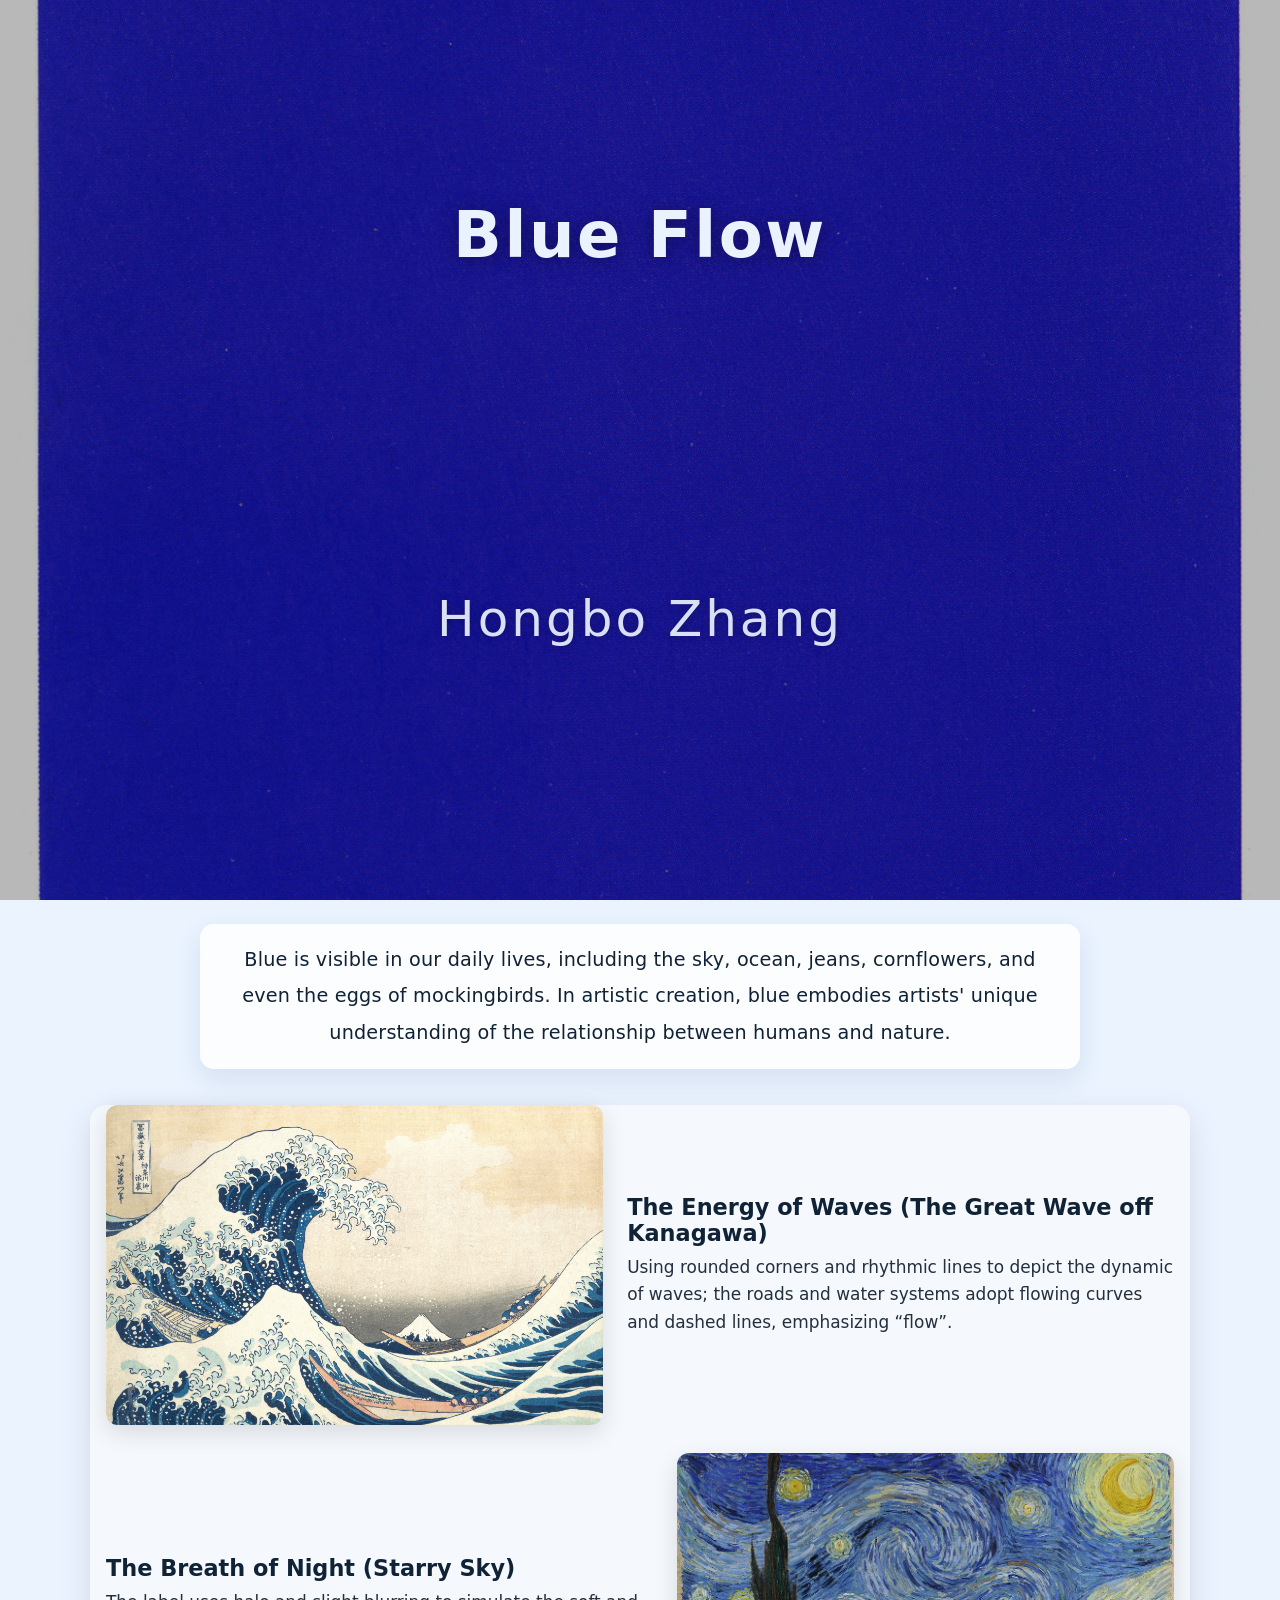
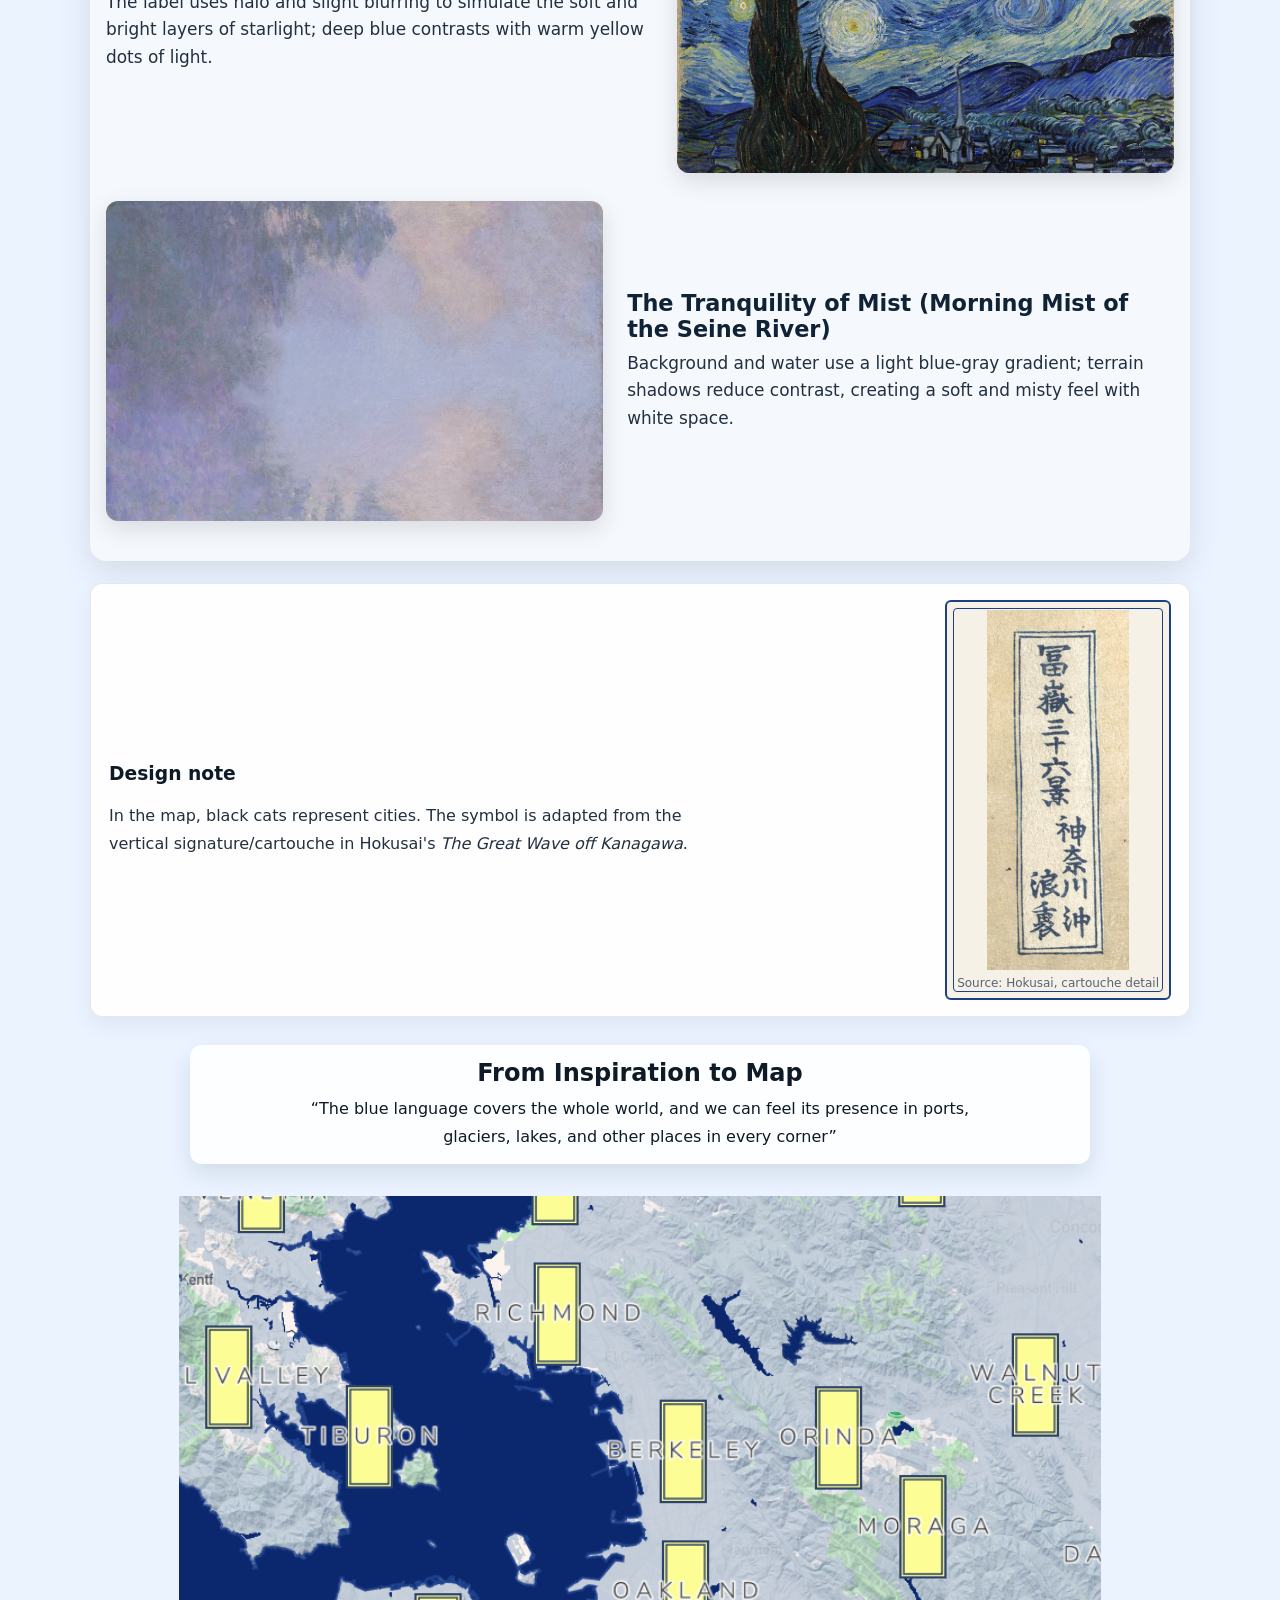
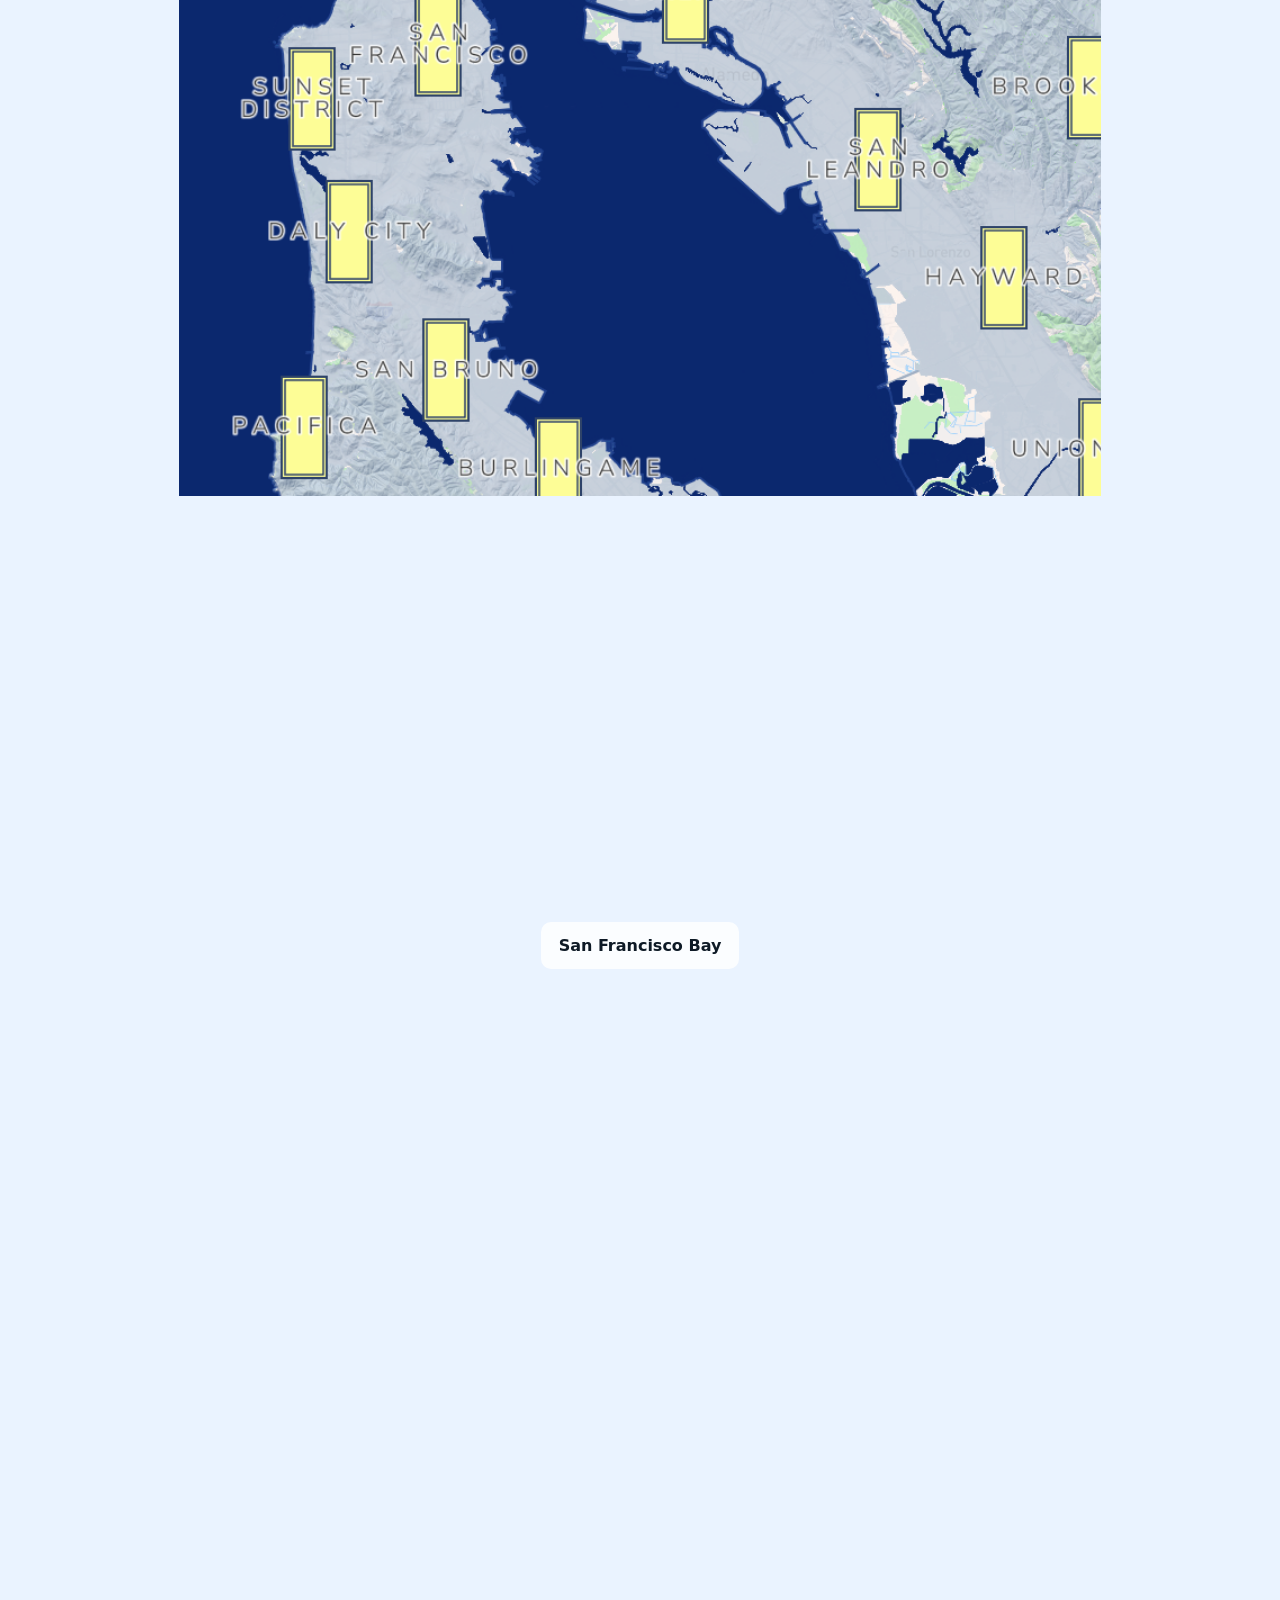
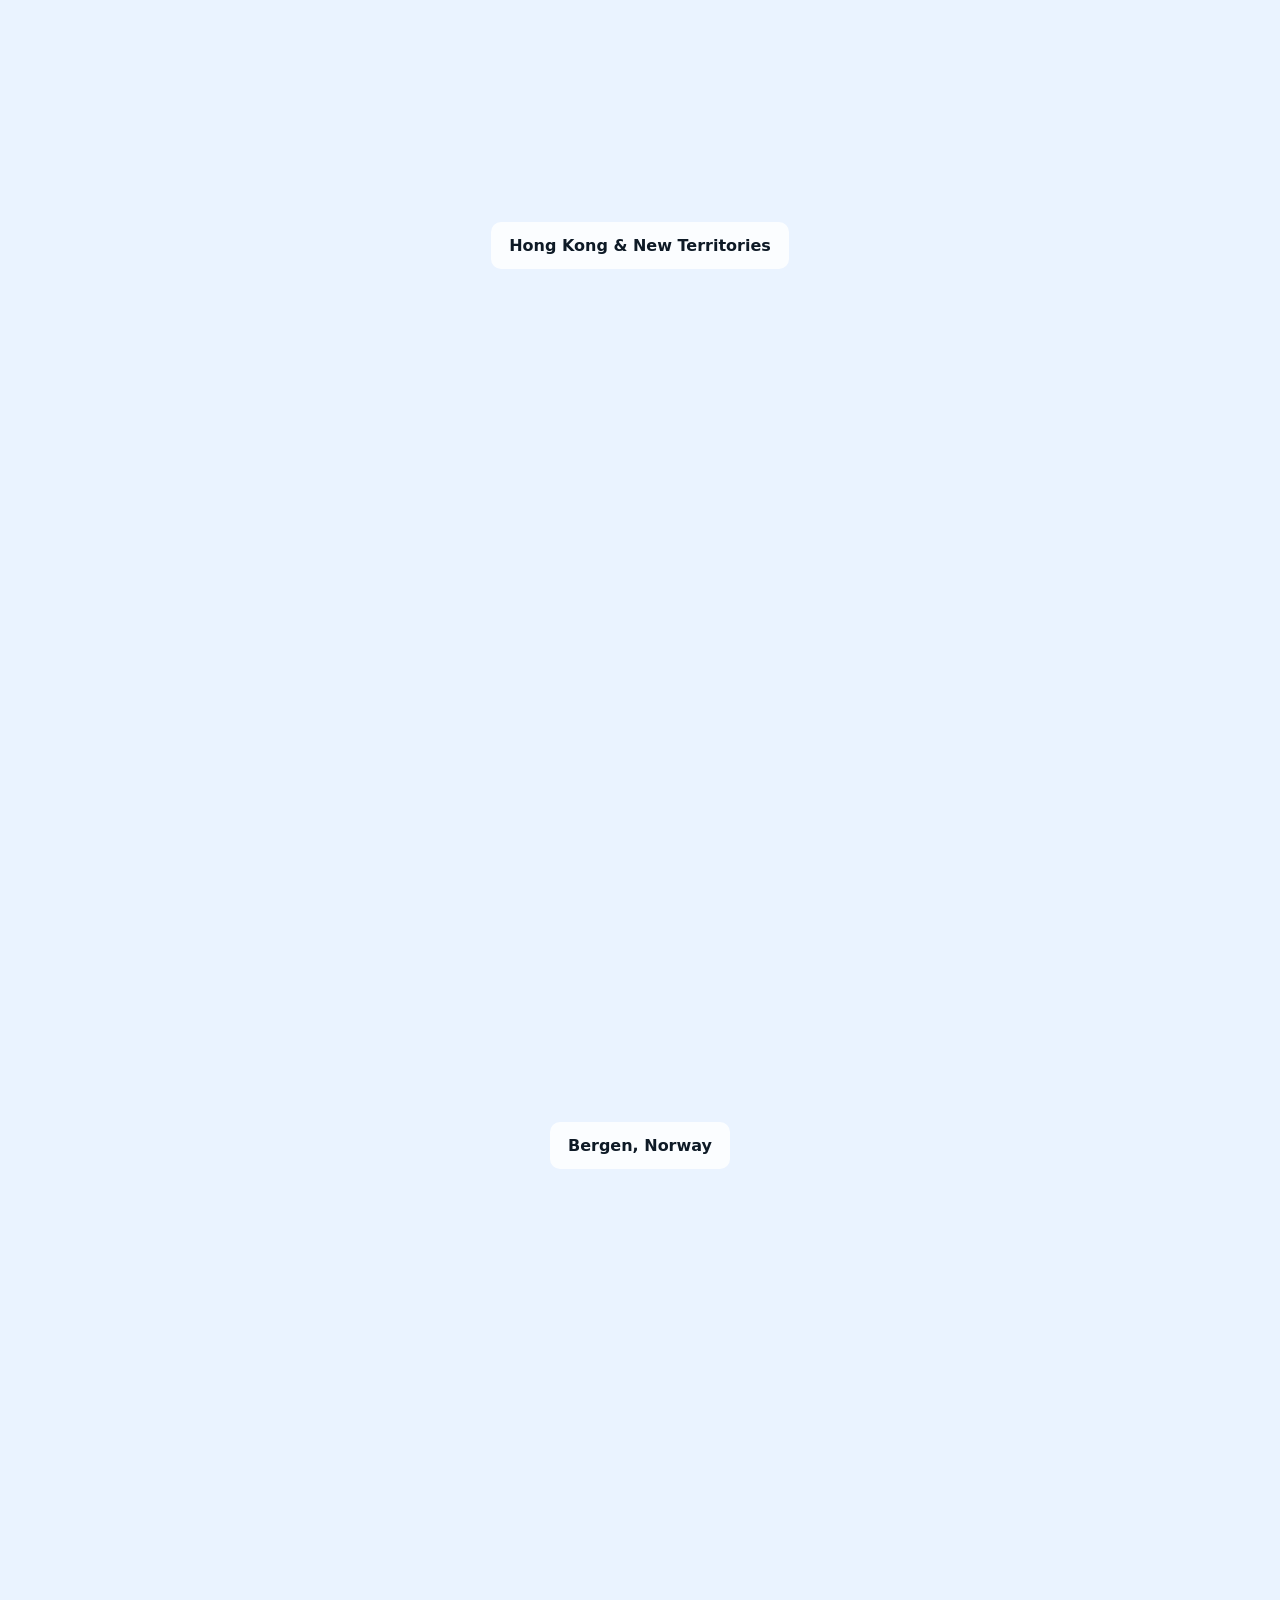
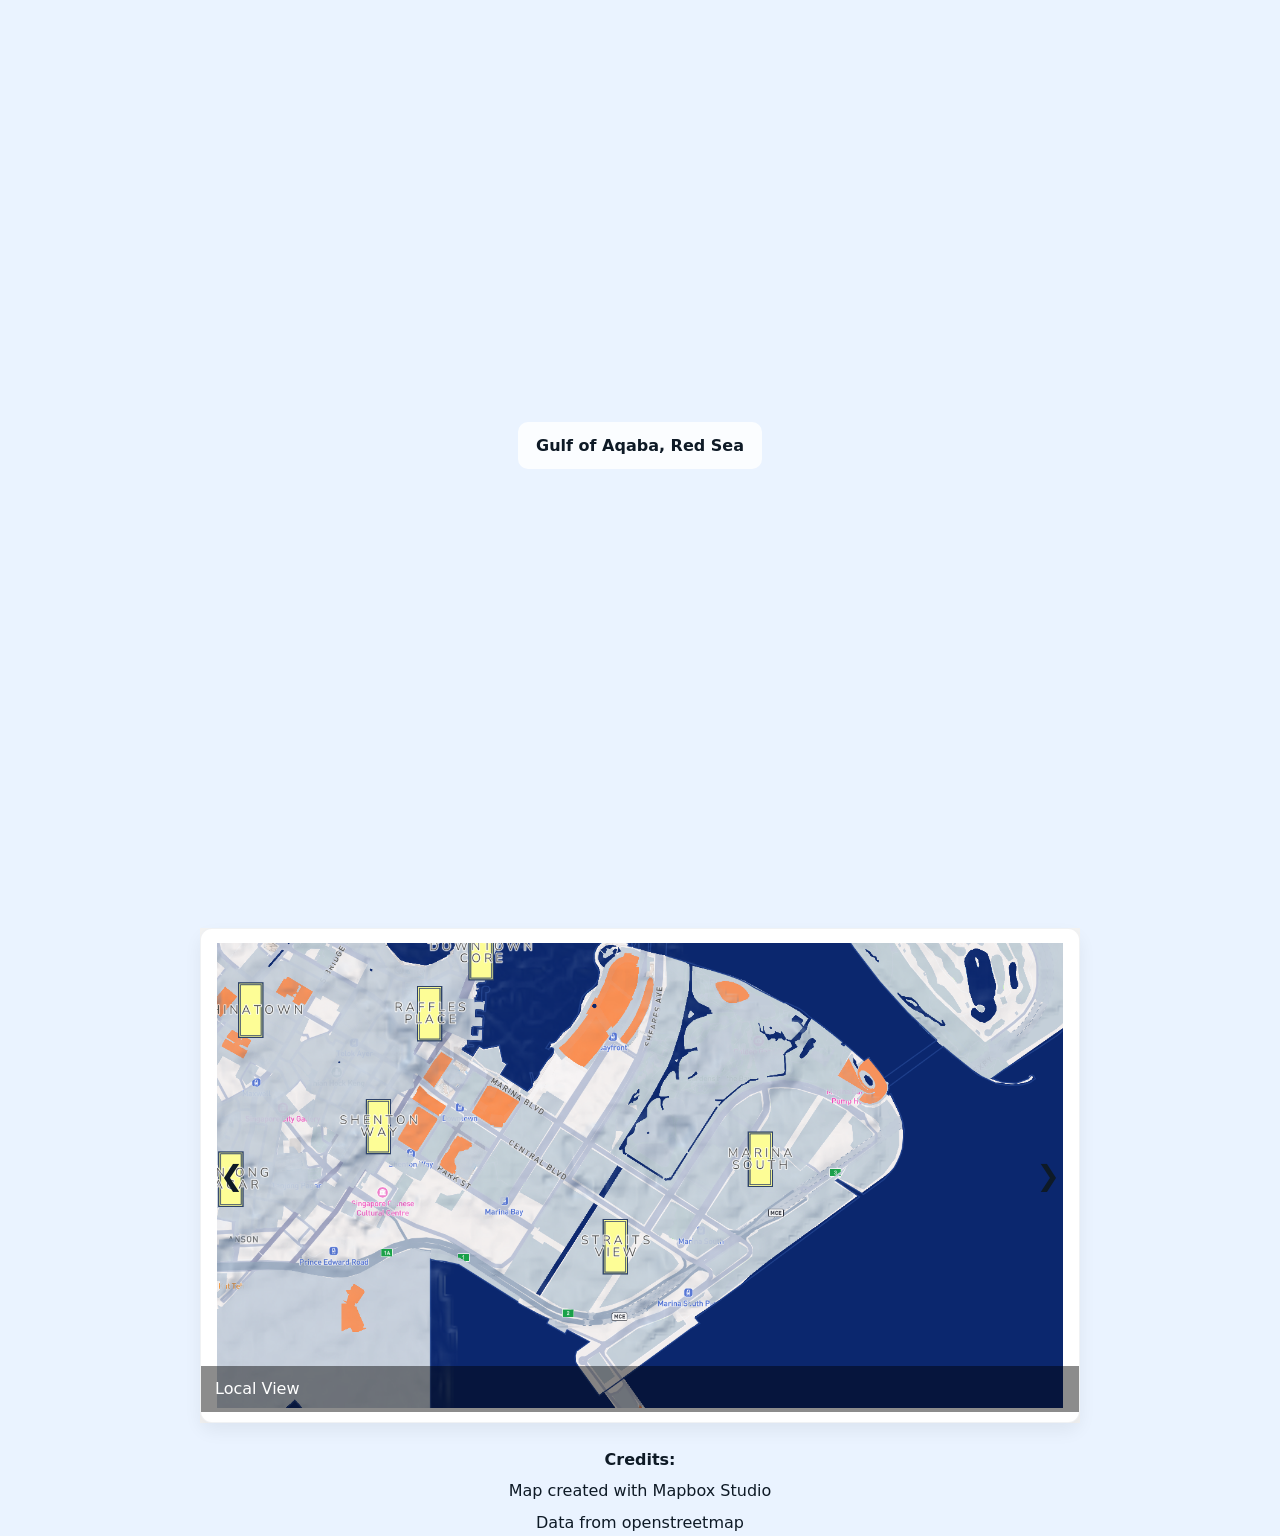
<file: lab2-project/lib/index.html>
<!DOCTYPE html>

<html lang="zh">

<head>

  <meta charset="utf-8" />

  <meta name="viewport" content="width=device-width,initial-scale=1" />

  <title>Blue Flow — From Wave to Mist</title>



  <link rel="stylesheet" href="../css/style.css">


 <link href="https://api.mapbox.com/mapbox-gl-js/v3.5.1/mapbox-gl.css" rel="stylesheet">
 <script src="https://api.mapbox.com/mapbox-gl-js/v3.5.1/mapbox-gl.js"></script>

</head>




<body>

  <!-- Hero -->

  <header class="hero" role="banner" aria-label="Blue Flow Hero">

    <h1 class="title">Blue Flow</h1>
    <p class="author">Hongbo Zhang </p>
  </header>



  <!-- Intro  -->

  <section class="intro" aria-label="Introduction">

    <p>

      Blue is visible in our daily lives, including the sky, ocean, jeans, cornflowers,

      and even the eggs of mockingbirds. In artistic creation, blue embodies artists'

      unique understanding of the relationship between humans and nature.

    </p>

  </section>



  <main role="main">

    <!-- Inspiration -->

    <section class="inspo" aria-label="Inspiration Board">

      <!-- 1. 神奈川冲浪里 -->

      <article class="inspo-item">

        <figure class="inspo-media">

          <img src="../assets/greatwave.jpg" alt="The Great Wave off Kanagawa"

               loading="lazy" decoding="async">

        </figure>

        <div class="inspo-text">

          <h3>The Energy of Waves (The Great Wave off Kanagawa)</h3>

          <p>Using rounded corners and rhythmic lines to depict the dynamic of waves; the roads and water systems adopt flowing curves and dashed lines, emphasizing “flow”.</p>

        </div>

      </article>



      <!-- 2. 星空 -->

      <article class="inspo-item flip">

        <figure class="inspo-media">

          <img src="../assets/starry.jpg" alt="Starry Night"

               loading="lazy" decoding="async">

        </figure>

        <div class="inspo-text">

          <h3>The Breath of Night (Starry Sky)</h3>

          <p>The label uses halo and slight blurring to simulate the soft and bright layers of starlight; deep blue contrasts with warm yellow dots of light.</p>

        </div>

      </article>



      <!-- 3. 塞纳河的晨雾 -->

      <article class="inspo-item">

        <figure class="inspo-media">

          <img src="../assets/seine_mist.jpg" alt="Morning Mist on the Seine"

               loading="lazy" decoding="async">

        </figure>

        <div class="inspo-text">

          <h3>The Tranquility of Mist (Morning Mist of the Seine River)</h3>

          <p>Background and water use a light blue-gray gradient; terrain shadows reduce contrast, creating a soft and misty feel with white space.</p>

        </div>

      </article>

    </section>

    <div class="note-split">
    <div class="note-text">
    <h3 class="no-margin">Design note</h3>
    <p>
      In the map, black cats represent cities. The symbol is adapted from
      the vertical signature/cartouche in Hokusai's <em>The Great Wave off Kanagawa</em>.
    </p>
  </div>

    <figure class="note-media cartouche-look">
    <img src="../assets/symbol.png" alt="Signature cartouche from Great Wave">
    <figcaption>Source: Hokusai, cartouche detail</figcaption>
    </figure>
  </div>


    <section class="four-head" id="four-head">
    <h2>From Inspiration to Map</h2>
    <p>“The blue language covers the whole world, and we can feel its presence in ports, glaciers, lakes, and other places in every corner”</p>
    </section>

    
  <section class="sidecar-scope">
  <div class="scroll-container">
    <div class="background-item">
      <img src="../assets/background1.png" data-slide="1" class="active">
      <img src="../assets/background2.png" data-slide="2" >
      <img src="../assets/background3.png" data-slide="3" >
      <img src="../assets/background4.png" data-slide="4" >
    </div>

    <div class="foreground-item">
      <div class="row">
        <div class="center background-transparent rounded">
          <p class="no-margin"><strong>San Francisco Bay</strong> </p>
        </div>
      </div>
      <div class="row">
        <div class="center background-transparent rounded">
          <p class="no-margin"><strong>Hong Kong & New Territories</strong> </p>
        </div>
      </div>
      <div class="row">
        <div class="center background-transparent rounded">
          <p class="no-margin"><strong>Bergen, Norway</strong> </p>
        </div>
      </div>
      <div class="row">
        <div class="center background-transparent rounded">
          <p class="no-margin"><strong>Gulf of Aqaba, Red Sea</strong> </p>
        </div>
      </div>
    </div>
  </div>
</section>

<script>
// @ts-nocheck
(() => {
  const root = document.querySelector('.sidecar-scope');
  if (!root) return;

  const imgs = Array.from(root.querySelectorAll('.background-item img'));
  const rows = Array.from(root.querySelectorAll('.foreground-item .row'));

  function setActive(ix){
    imgs.forEach(el => el.classList.remove('active'));
    imgs[ix]?.classList.add('active');
  }

  function updateActive(){
    const mid = window.innerHeight / 2;
    let bestIx = 0, bestDist = Infinity;
    rows.forEach((r, i) => {
      const rect = r.getBoundingClientRect();
      const center = rect.top + rect.height / 2;
      const dist = Math.abs(center - mid);
      if (dist < bestDist) { bestDist = dist; bestIx = i; }
    });
    setActive(bestIx);
  }

  updateActive();
  window.addEventListener('scroll', updateActive, { passive: true });
  window.addEventListener('resize', updateActive);
})();
</script>


<!-- Singapore • From Local to Global -->
<div class="row">
  <div class="center-wide">
    <!-- Slideshow container -->
    <div class="slideshow-container">

      <!-- Slide 1: Local -->
      <div class="slide">
        <img src="../assets/slide1.png" alt="Singapore neighborhood view">
        <p class="caption">Local View</p>
      </div>

      <!-- Slide 2: City -->
      <div class="slide">
        <img src="../assets/slide2.png" alt="Singapore island-wide city view">
        <p class="caption">City View</p>
      </div>

      <!-- Slide 3: Region -->
      <div class="slide">
        <img src="../assets/slide3.png" alt="Singapore within the Malay Peninsula region">
        <p class="caption">Regional View</p>
      </div>

      <!-- Slide 4: Global -->
      <div class="slide">
        <img src="../assets/slide4.png" alt="Singapore in the world context">
        <p class="caption">Global View</p>
      </div>

      <!-- Prev / Next buttons (only one each) -->
      <a class="prev">&#10094;</a>
      <a class="next">&#10095;</a>

      <!-- Indicator dots -->
      <div class="slideshow-dots">
        <span class="dot" id="1"></span>
        <span class="dot" id="2"></span>
        <span class="dot" id="3"></span>
        <span class="dot" id="4"></span>
      </div>
    </div>
  </div>
</div>

<style>


.slideshow-container{
  position: relative;
  width: 100%;
  aspect-ratio: 16 / 9;          
  background: #f3f3f3;           
}


@supports not (aspect-ratio: 1) {
  .slideshow-container{
    height: 56.25vw;           
    max-height: 640px;          
  }
}

.slideshow-container .slide{
  position: absolute;
  inset: 0;
  display: none;
}
.slideshow-container .slide.active{ display:block; }

.slideshow-container .slide img{
  width: 100%;
  height: 100%;                  
  object-fit: cover;             
  display: block;
}



.slideshow-container .caption{
  position: absolute;
  left: 0; right: 0; bottom: 10px;
  margin: 0;
  padding: 10px 14px;
  color: #fff;
  background: rgba(0,0,0,.45);
}


.slideshow-container .prev,
.slideshow-container .next{
  position: absolute;
  top: 50%; transform: translateY(-50%);
  font-size: 28px; font-weight: 700;
  padding: 8px 12px; user-select: none; cursor: pointer;
}
.slideshow-container .prev{ left: 8px; }
.slideshow-container .next{ right: 8px; }


.slideshow-dots{
  display: flex; gap: 8px; justify-content: center;
  padding: 10px 0;
}
.slideshow-dots .dot{
  width: 10px; height: 10px; border-radius: 50%;
  background: #bbb; display: inline-block;
}
.slideshow-dots .dot.active{ background: #333; }
</style>

<script>
(function(){
  const slides = [...document.querySelectorAll('.slideshow-container .slide')];
  const dots   = [...document.querySelectorAll('.slideshow-dots .dot')];
  const prev   = document.querySelector('.slideshow-container .prev');
  const next   = document.querySelector('.slideshow-container .next');
  let i = 0;

  function show(n){
    i = (n + slides.length) % slides.length;
    slides.forEach(s => s.classList.remove('active'));
    dots.forEach(d => d.classList.remove('active'));
    slides[i].classList.add('active');
    dots[i].classList.add('active');
  }
  show(0);                         

  prev?.addEventListener('click', ()=> show(i-1));
  next?.addEventListener('click', ()=> show(i+1));
  dots.forEach((d, idx)=> d.addEventListener('click', ()=> show(idx)));
})();
</script>

<div class="row no-margin">
     <div class="center">
          <div class="credits">
               <p><b>Credits:</b></p>
               <p>Map created with Mapbox Studio</p>
               <p>Data from openstreetmap</p>
          </div>
     </div>
</div>

</body>

</html>
</file>
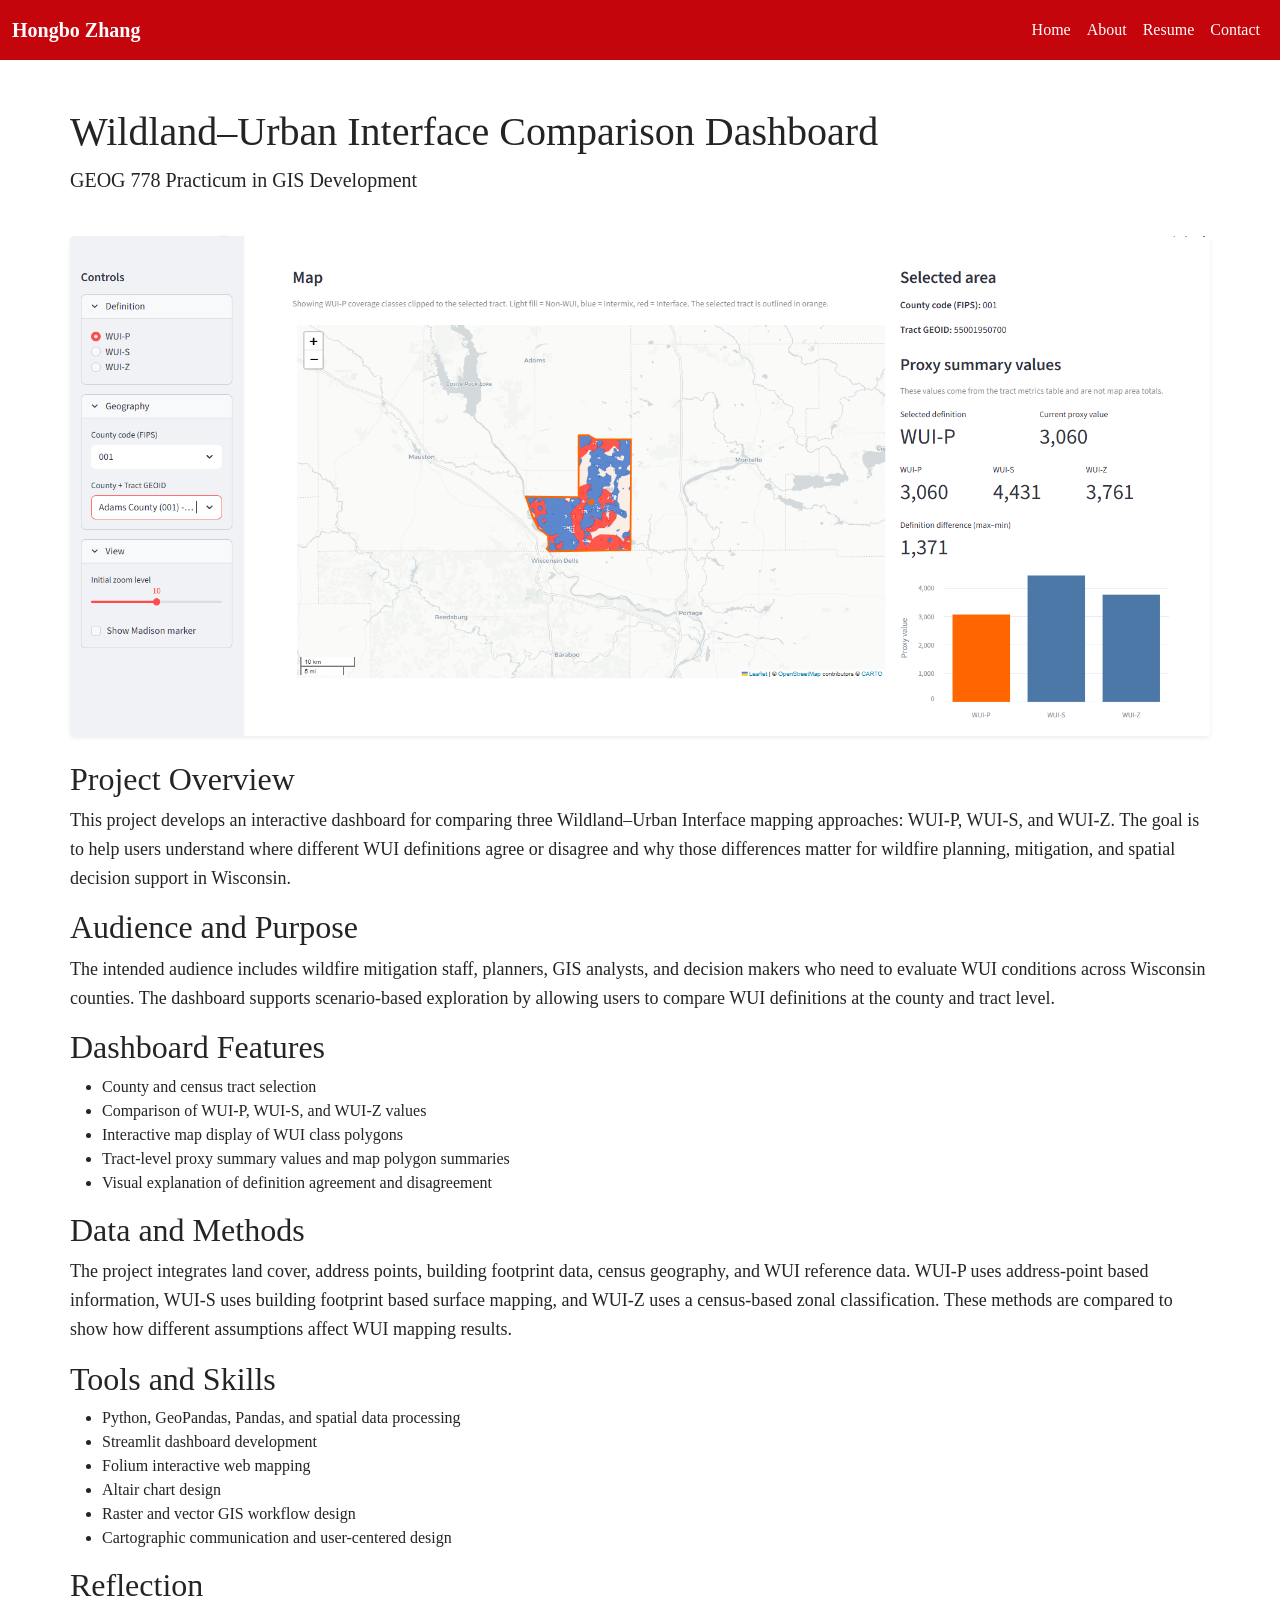
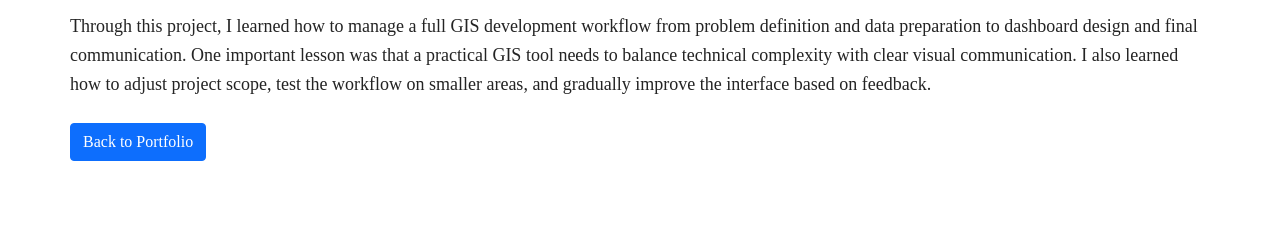
<file: geog778.html>
<!DOCTYPE html>
<html lang="en">

<head>
    <meta charset="utf-8">
    <meta name="viewport" content="width=device-width, initial-scale=1">
    <meta name="keywords" content="WUI, GIS, cartography, dashboard, Hongbo Zhang"/>
    <title>WUI Comparison Dashboard | Hongbo Zhang</title>

    <link rel="stylesheet" href="css/bootstrap.min.css">
    <link rel="stylesheet" href="css/style.css">
</head>

<body>
    <nav class="navbar navbar-expand-lg navbar-default">
        <div class="container-fluid">
            <a class="navbar-brand" href="index.html">Hongbo Zhang</a>
            
            <button class="navbar-toggler" type="button" data-bs-toggle="collapse" data-bs-target="#navbarNav" aria-controls="navbarNav" aria-expanded="false" aria-label="Toggle navigation">
                <svg width="1em" height="1em" viewBox="0 0 16 16" class="bi bi-list" xmlns="http://www.w3.org/2000/svg">
                    <path fill-rule="evenodd" d="M2.5 11.5A.5.5 0 0 1 3 11h10a.5.5 0 0 1 0 1H3a.5.5 0 0 1-.5-.5zm0-4A.5.5 0 0 1 3 7h10a.5.5 0 0 1 0 1H3a.5.5 0 0 1-.5-.5zm0-4A.5.5 0 0 1 3 3h10a.5.5 0 0 1 0 1H3a.5.5 0 0 1-.5-.5z" /></svg>
                <span class="menu"> Menu</span>
            </button>

            <div class="collapse navbar-collapse" id="navbarNav">
                <ul class="navbar-nav ms-auto">
                    <li class="nav-item">
                        <a class="nav-link" href="index.html">Home</a>
                    </li>
                    <li class="nav-item">
                        <a class="nav-link" href="about.html">About</a>
                    </li>
                    <li class="nav-item">
                        <a class="nav-link" href="resume.html">Resume</a>
                    </li>
                    <li class="nav-item">
                        <a class="nav-link" href="contact.html">Contact</a>
                    </li>
                </ul>
            </div>
        </div>
    </nav> 

    <div class="container py-5">
        <h1>Wildland–Urban Interface Comparison Dashboard</h1>
        <p class="lead">GEOG 778 Practicum in GIS Development</p>

        <img src="assets/wui-dashboard-home.png" alt="WUI Comparison Dashboard screenshot" class="img-fluid rounded shadow-sm my-4">

        <h2>Project Overview</h2>
        <p>
            This project develops an interactive dashboard for comparing three Wildland–Urban Interface
            mapping approaches: WUI-P, WUI-S, and WUI-Z. The goal is to help users understand where
            different WUI definitions agree or disagree and why those differences matter for wildfire
            planning, mitigation, and spatial decision support in Wisconsin.
        </p>

        <h2>Audience and Purpose</h2>
        <p>
            The intended audience includes wildfire mitigation staff, planners, GIS analysts, and decision
            makers who need to evaluate WUI conditions across Wisconsin counties. The dashboard supports
            scenario-based exploration by allowing users to compare WUI definitions at the county and tract
            level.
        </p>

        <h2>Dashboard Features</h2>
        <ul>
            <li>County and census tract selection</li>
            <li>Comparison of WUI-P, WUI-S, and WUI-Z values</li>
            <li>Interactive map display of WUI class polygons</li>
            <li>Tract-level proxy summary values and map polygon summaries</li>
            <li>Visual explanation of definition agreement and disagreement</li>
        </ul>

        <h2>Data and Methods</h2>
        <p>
            The project integrates land cover, address points, building footprint data, census geography,
            and WUI reference data. WUI-P uses address-point based information, WUI-S uses building
            footprint based surface mapping, and WUI-Z uses a census-based zonal classification. These
            methods are compared to show how different assumptions affect WUI mapping results.
        </p>

        <h2>Tools and Skills</h2>
        <ul>
            <li>Python, GeoPandas, Pandas, and spatial data processing</li>
            <li>Streamlit dashboard development</li>
            <li>Folium interactive web mapping</li>
            <li>Altair chart design</li>
            <li>Raster and vector GIS workflow design</li>
            <li>Cartographic communication and user-centered design</li>
        </ul>

        <h2>Reflection</h2>
        <p>
            Through this project, I learned how to manage a full GIS development workflow from problem
            definition and data preparation to dashboard design and final communication. One important
            lesson was that a practical GIS tool needs to balance technical complexity with clear visual
            communication. I also learned how to adjust project scope, test the workflow on smaller areas,
            and gradually improve the interface based on feedback.
        </p>

        <p class="mt-4">
            <a href="index.html" class="btn btn-primary">Back to Portfolio</a>
        </p>
    </div>

    <script type="text/javascript" src="lib/jquery-3.5.1.min.js"></script>
    <script type="text/javascript" src="lib/bootstrap.min.js"></script>
</body>

</html>
</file>
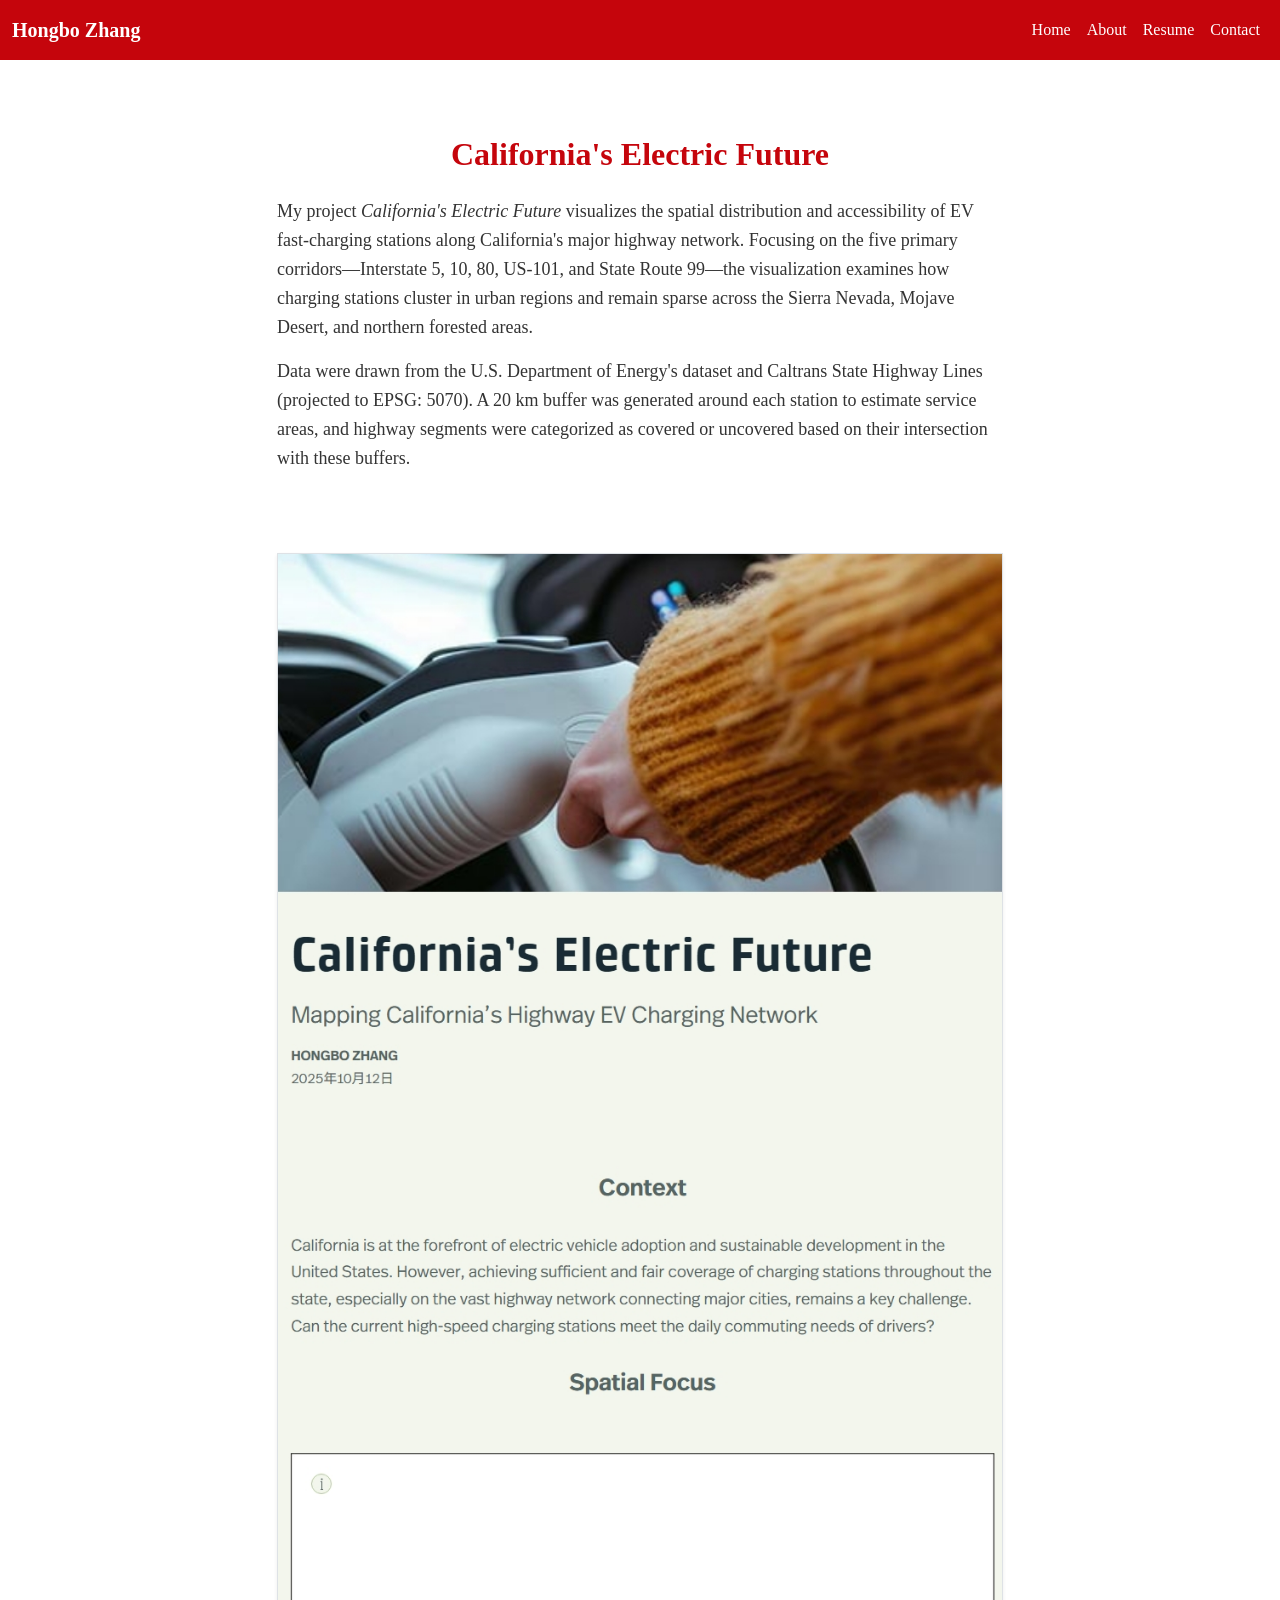
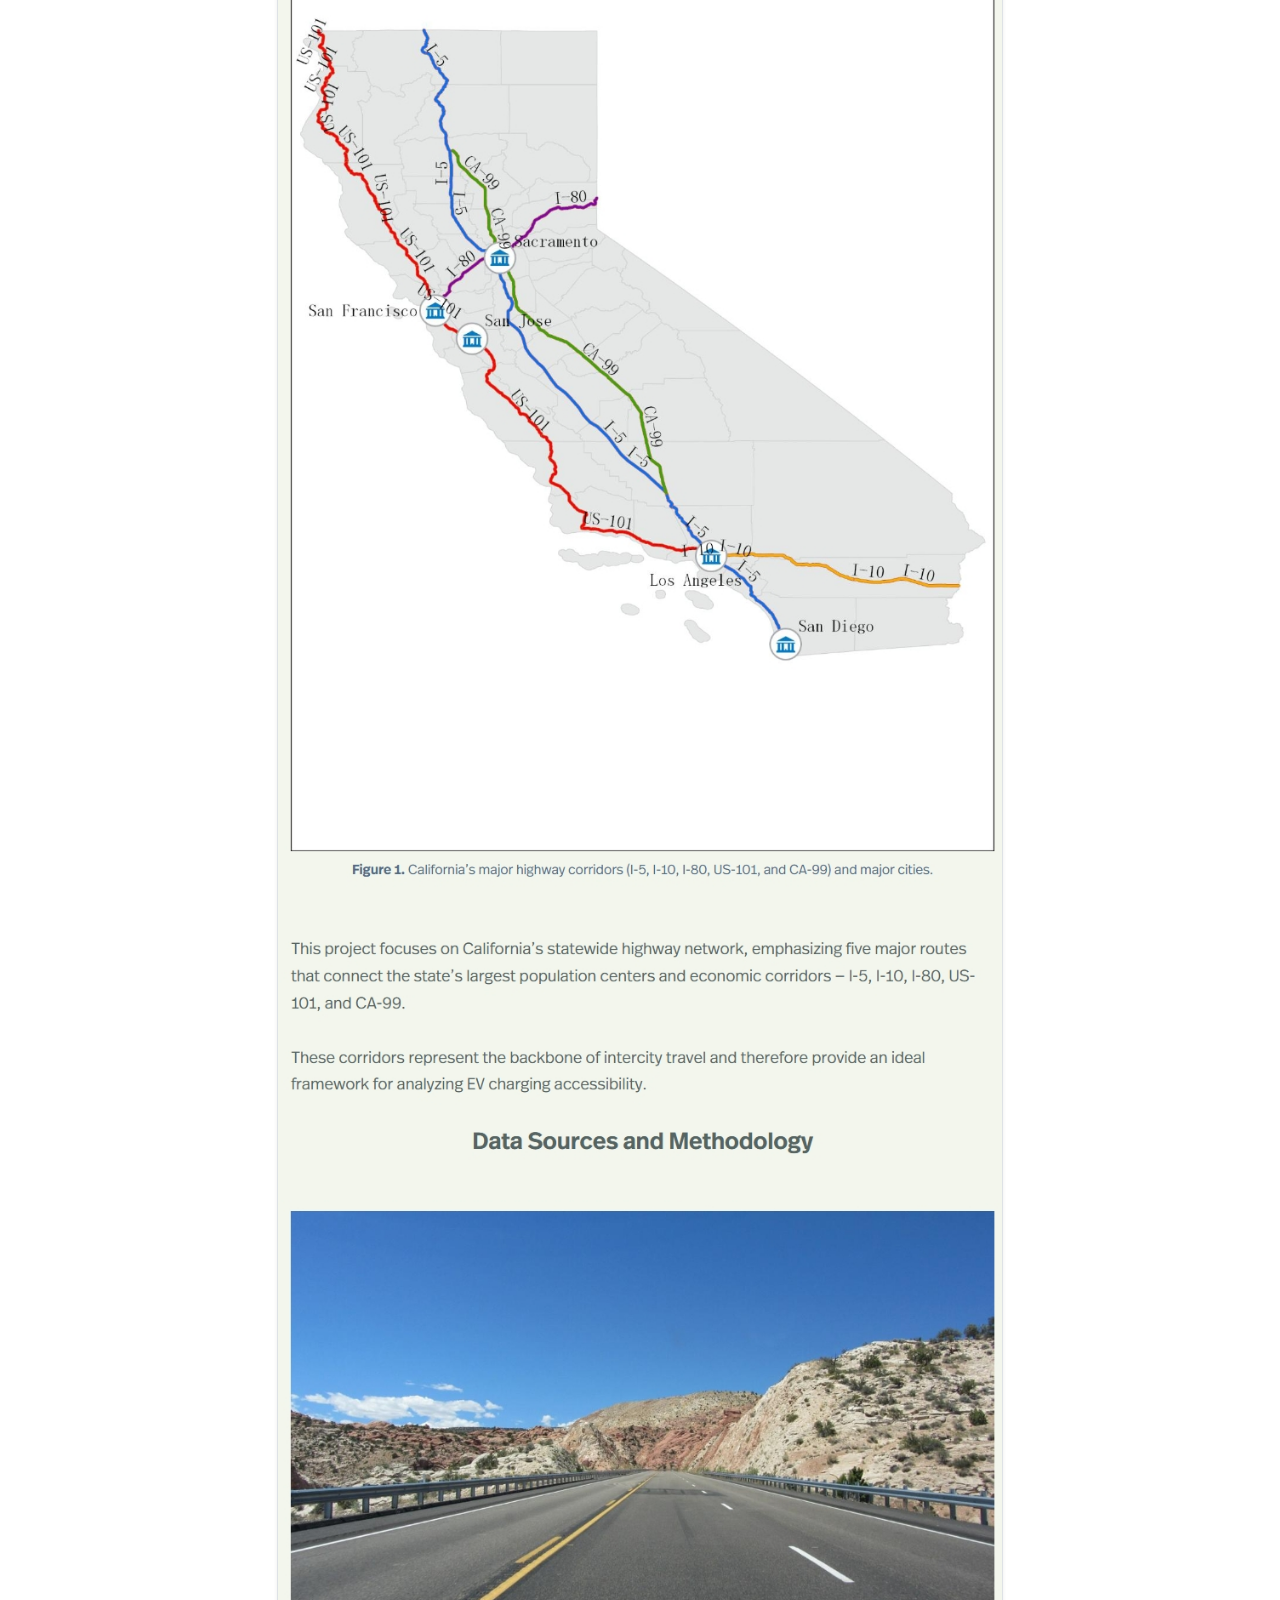
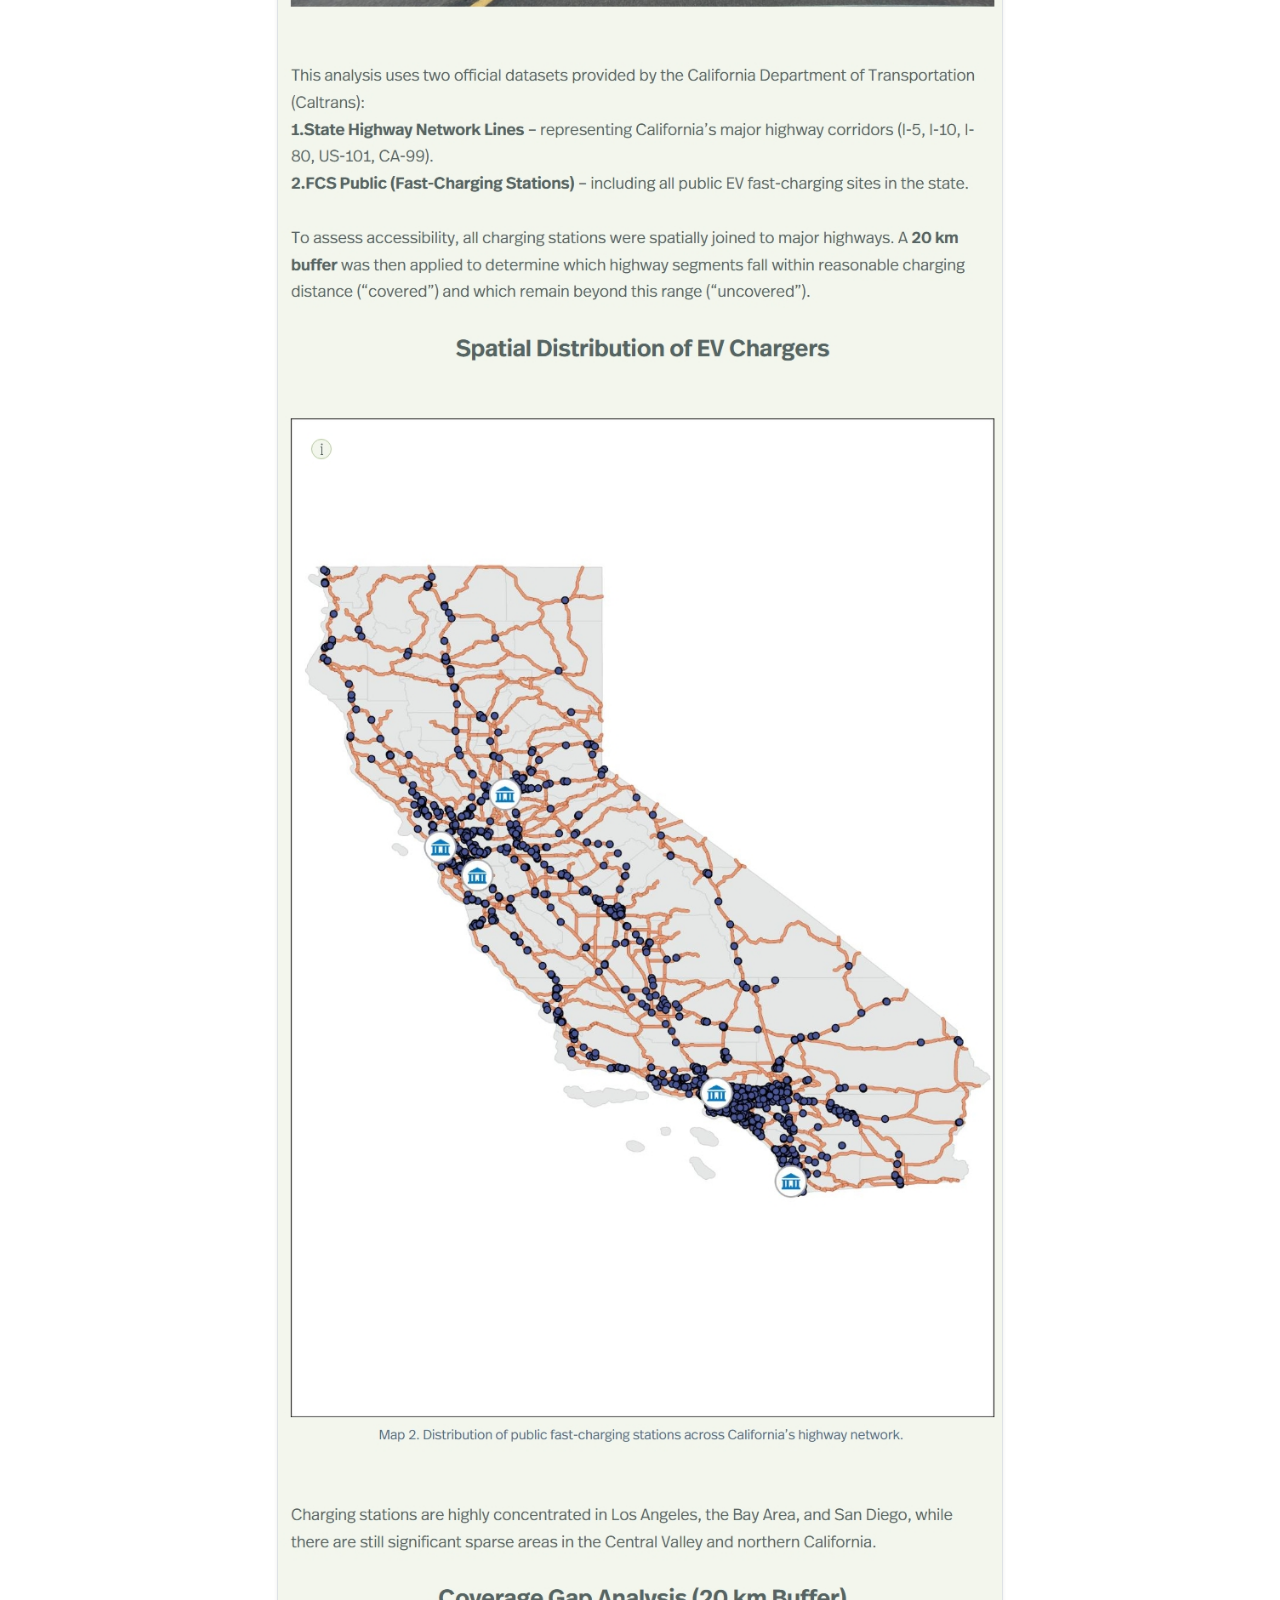
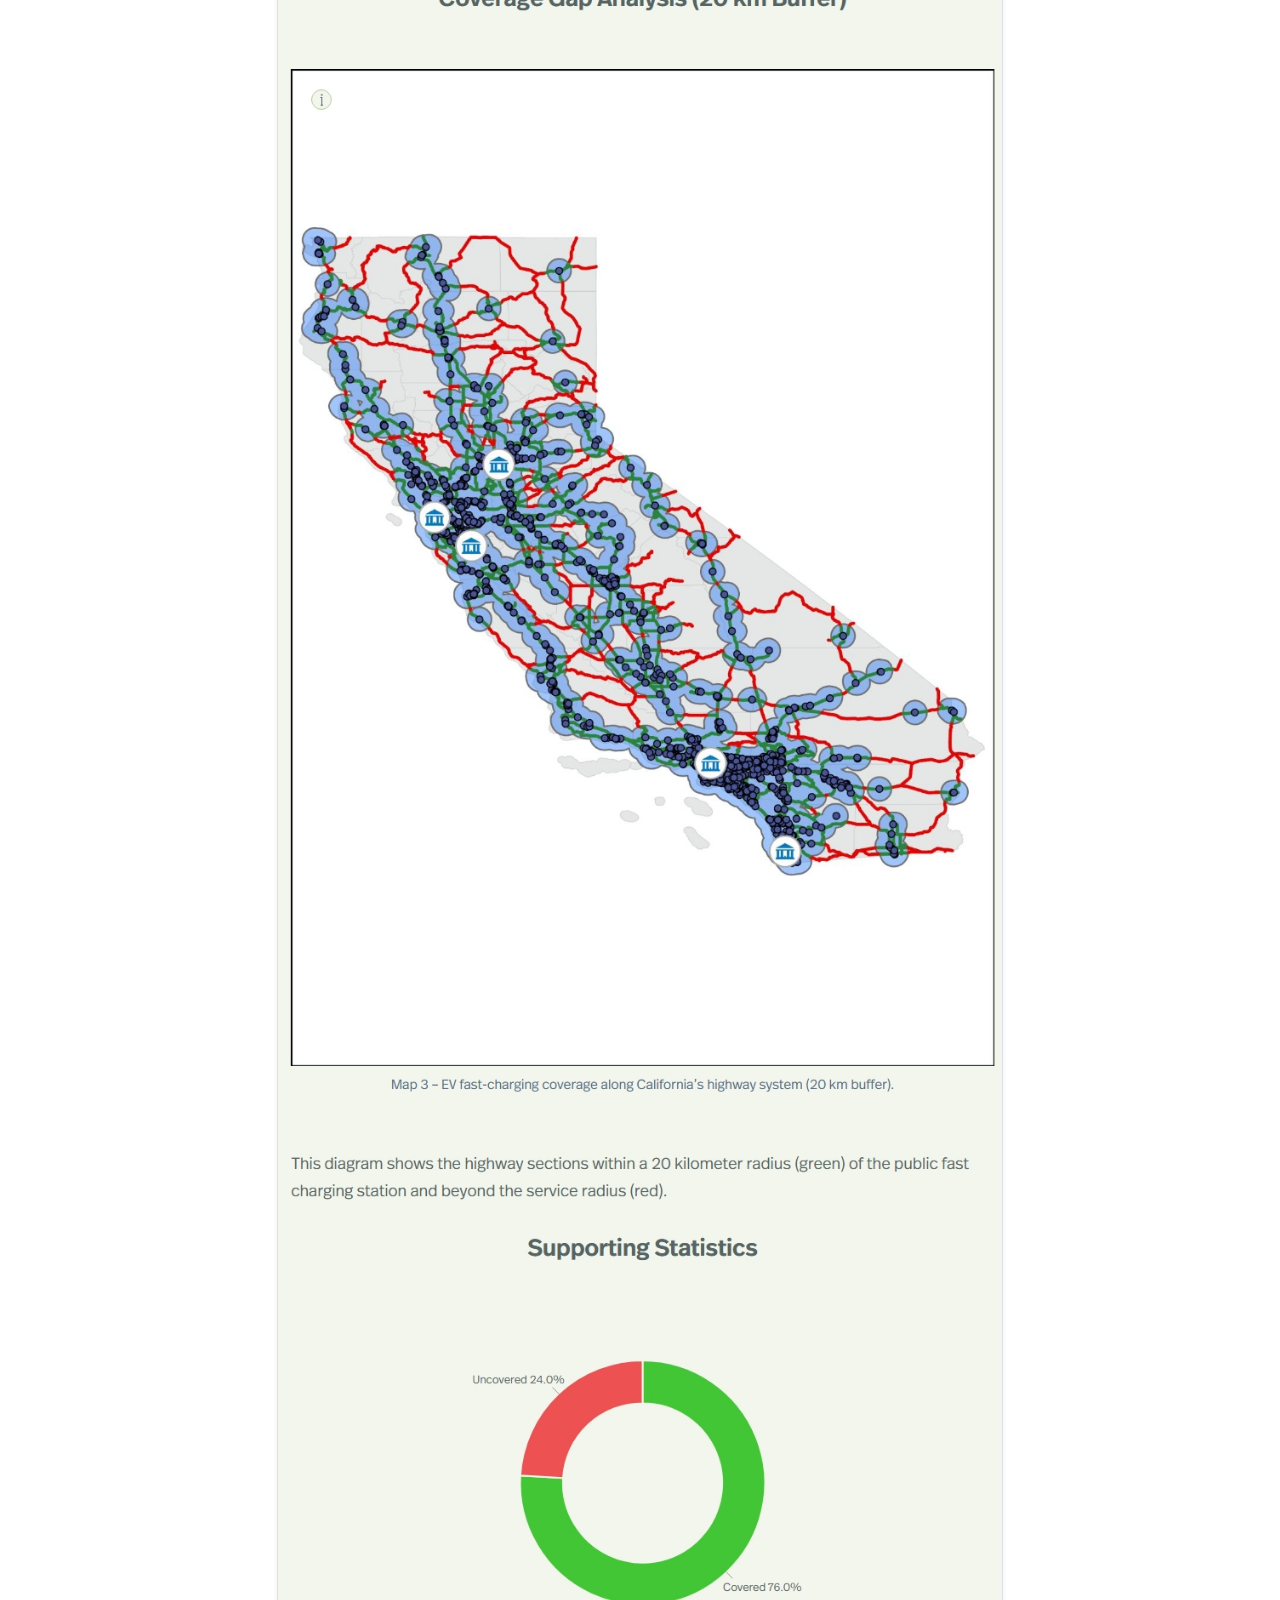
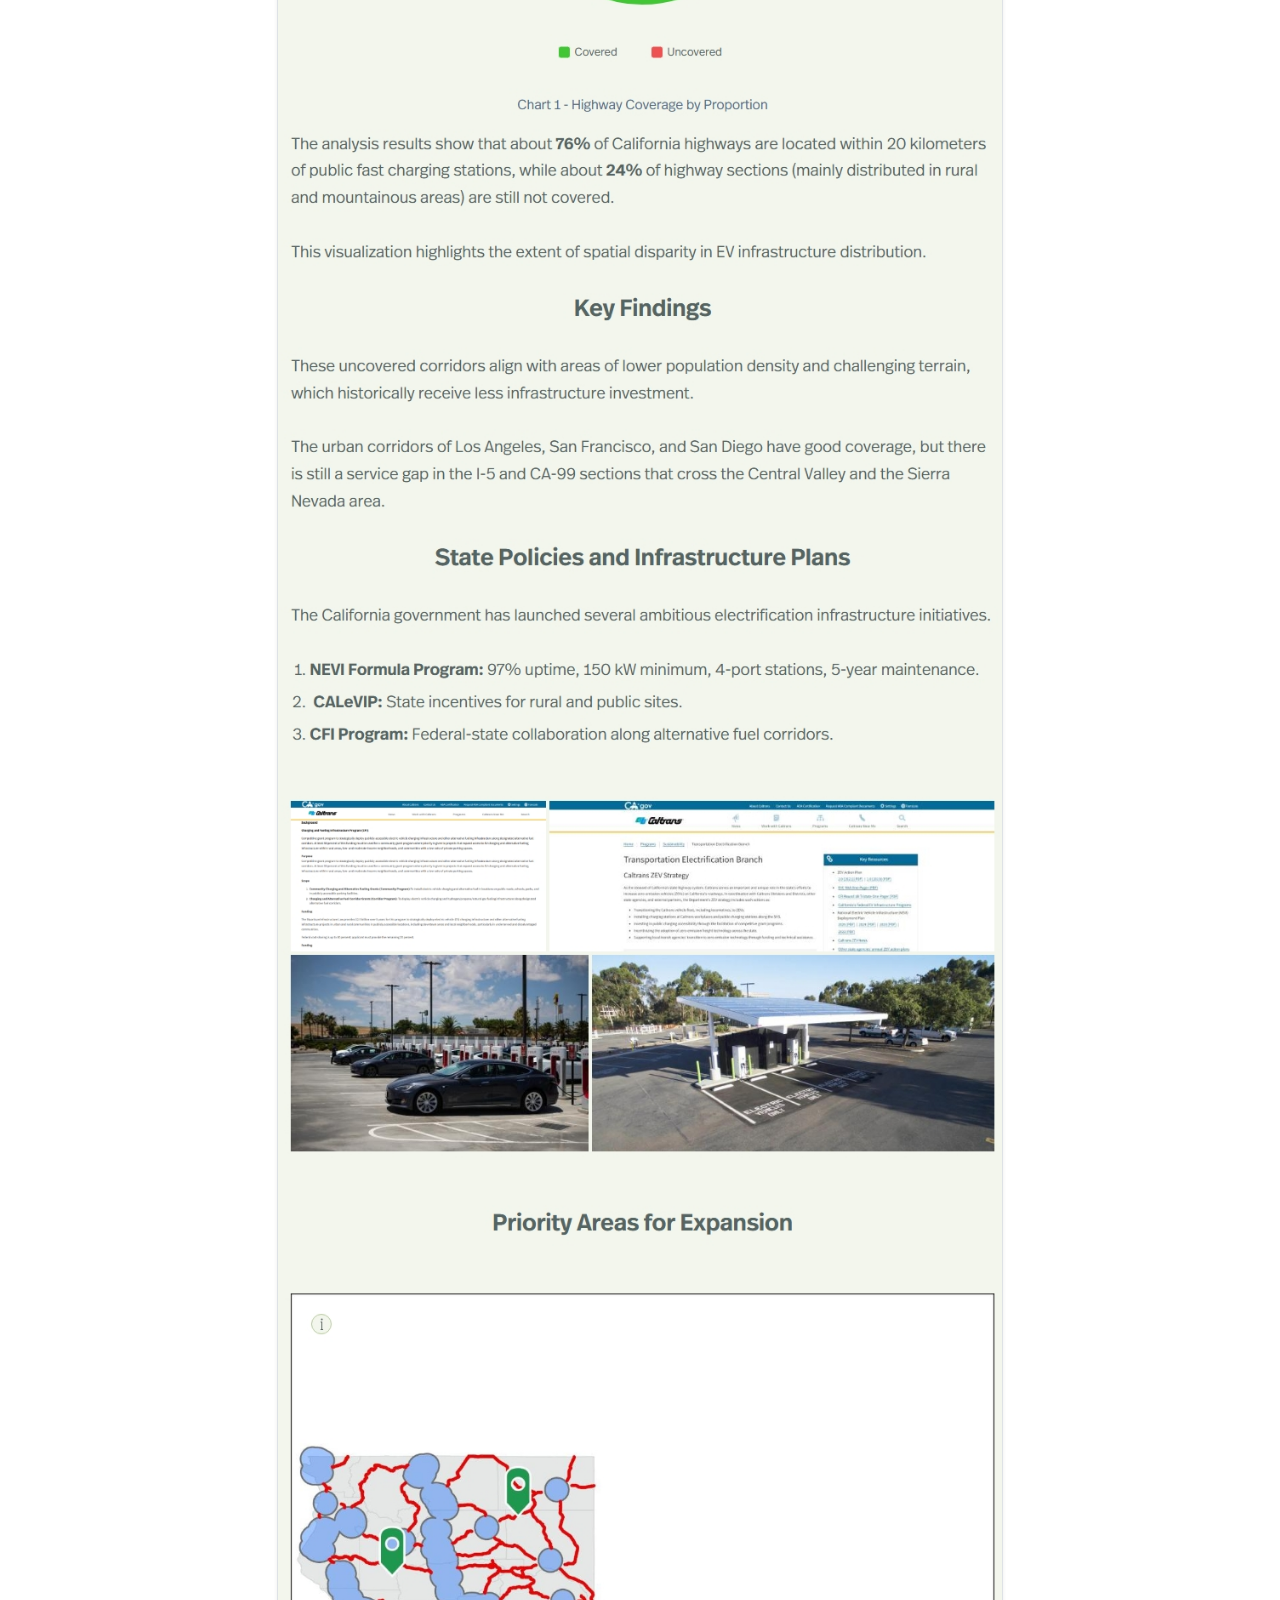
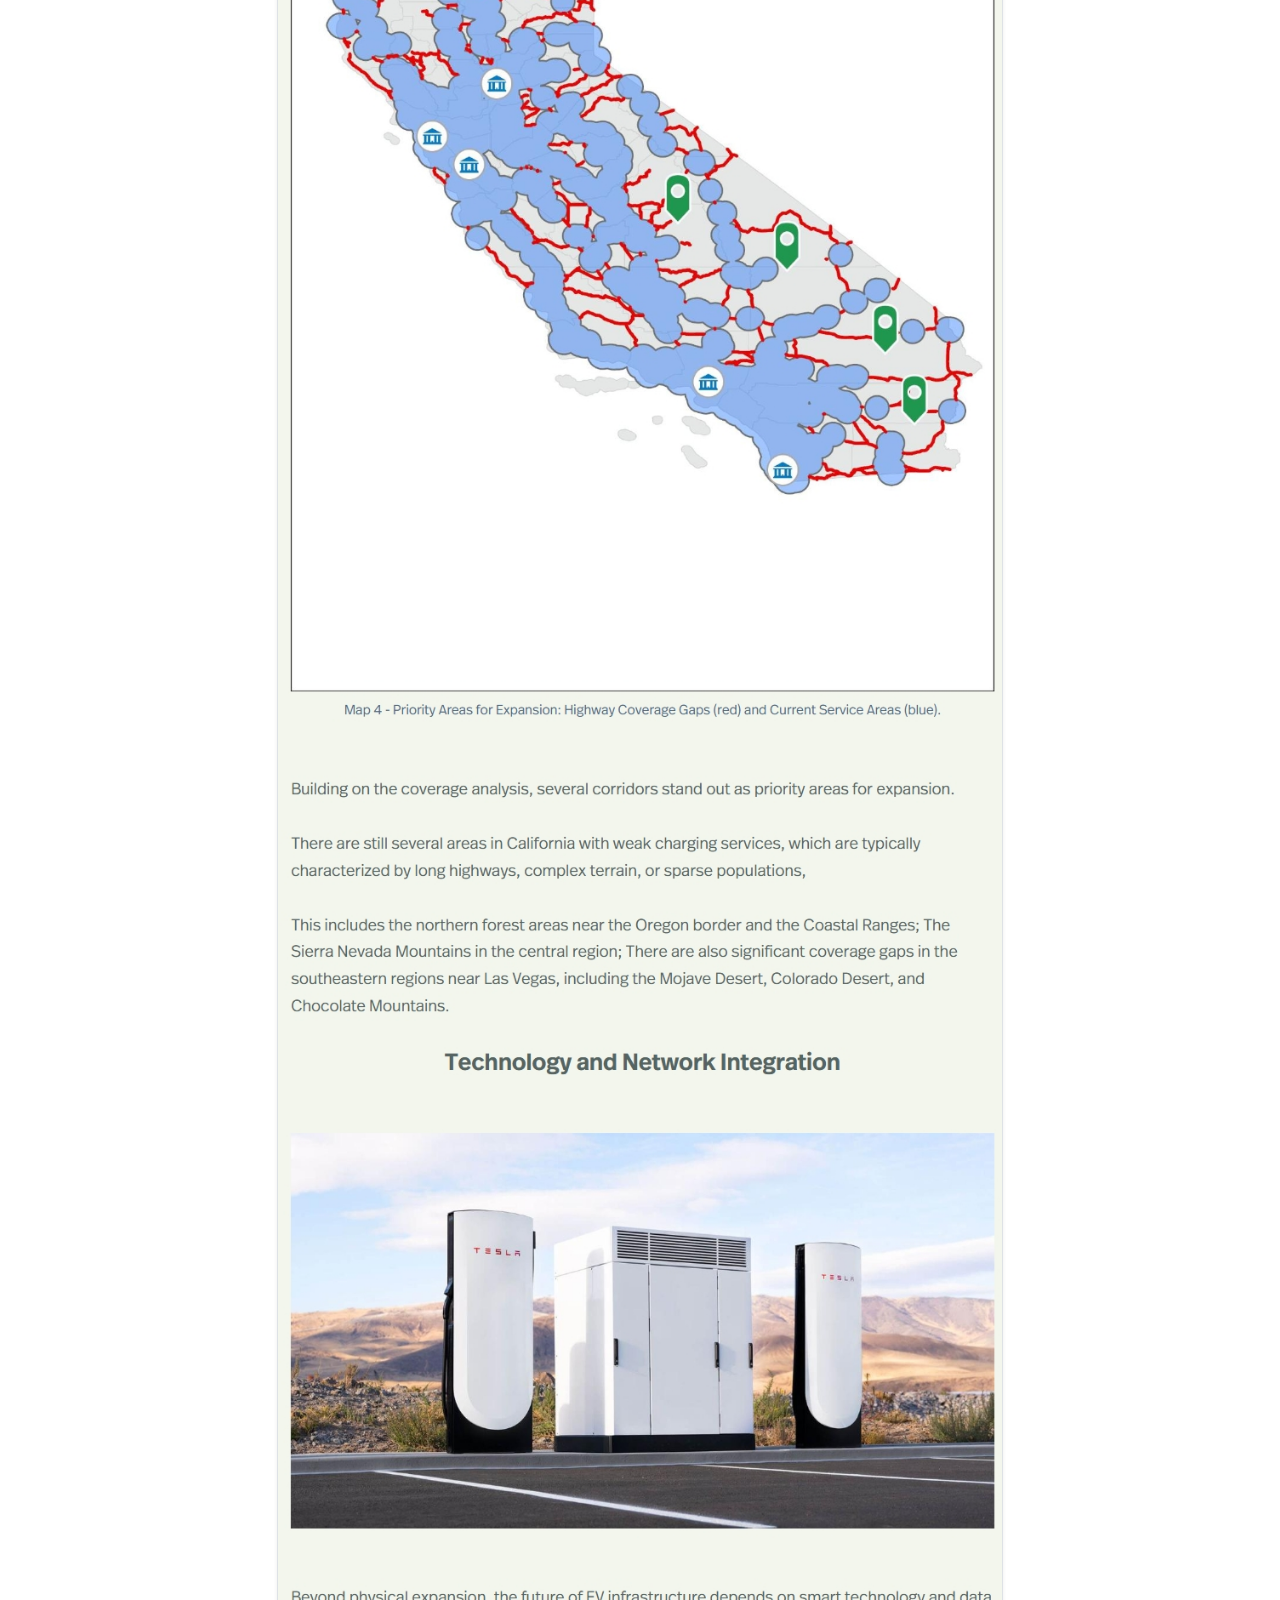
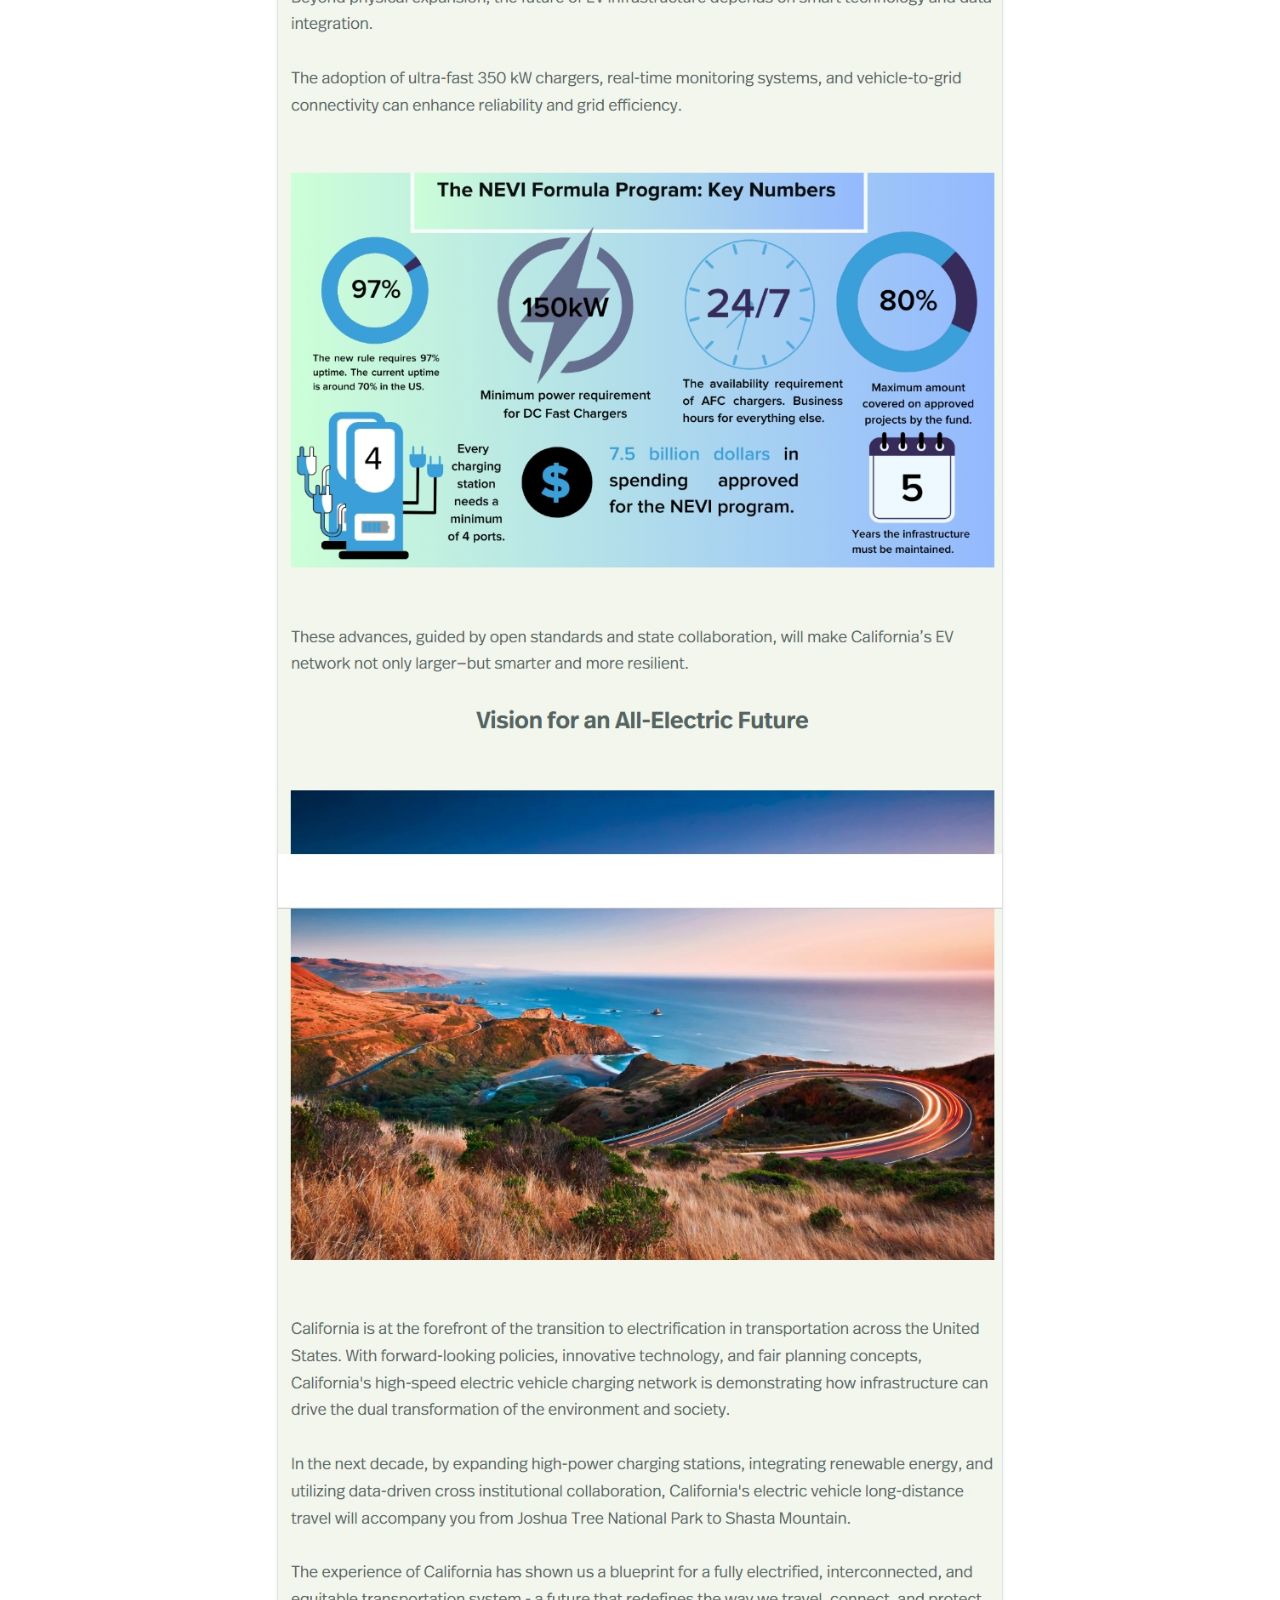
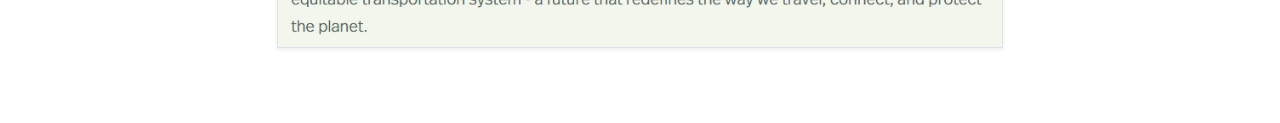
<file: Lab1.html>
<!DOCTYPE html>
<html lang="en">

<head>
    <meta charset="utf-8">
    <meta name="viewport" content="width=device-width, initial-scale=1">
    <meta name="keywords" content="EV Charging, California, StoryMap"/>
    <title>California's Electric Future | Hongbo Zhang</title>

    <link rel="stylesheet" href="css/bootstrap.min.css">
    <link rel="stylesheet" href="css/style.css">
</head>

<body>
    <nav class="navbar navbar-expand-lg navbar-default">
        <div class="container-fluid">
            <a class="navbar-brand" href="index.html">Hongbo Zhang</a>
            <button class="navbar-toggler" type="button" data-bs-toggle="collapse" data-bs-target="#navbarNav" aria-controls="navbarNav" aria-expanded="false" aria-label="Toggle navigation">
                <svg width="1em" height="1em" viewBox="0 0 16 16" class="bi bi-list" xmlns="http://www.w3.org/2000/svg">
                    <path fill-rule="evenodd" d="M2.5 11.5A.5.5 0 0 1 3 11h10a.5.5 0 0 1 0 1H3a.5.5 0 0 1-.5-.5zm0-4A.5.5 0 0 1 3 7h10a.5.5 0 0 1 0 1H3a.5.5 0 0 1-.5-.5zm0-4A.5.5 0 0 1 3 3h10a.5.5 0 0 1 0 1H3a.5.5 0 0 1-.5-.5z" /></svg>
                <span class="menu"> Menu</span>
            </button>
            <div class="collapse navbar-collapse" id="navbarNav">
                <ul class="navbar-nav ms-auto">
                    <li class="nav-item"><a class="nav-link" href="index.html">Home</a></li>
                    <li class="nav-item"><a class="nav-link" href="about.html">About</a></li>
                    <li class="nav-item"><a class="nav-link" href="resume.html">Resume</a></li>
                    <li class="nav-item"><a class="nav-link" href="contact.html">Contact</a></li>
                </ul>
            </div>
        </div>
    </nav>

    <div class="container" style="margin-top: 50px; margin-bottom: 50px;">
        <div class="row justify-content-center">
            
            <div class="col-md-8" style="padding: 0 25px;">
                
                <h2 class="text-center mb-4" style="color: #c5050c; font-weight: bold;">California's Electric Future</h2>
                
                <div class="portfolio-description" style="line-height: 1.8; font-size: 1.1rem; color: #333; margin-bottom: 80px;">
                    <p>
                        My project <em>California's Electric Future</em> visualizes the spatial distribution and accessibility of EV fast-charging stations along California's major highway network. Focusing on the five primary corridors—Interstate 5, 10, 80, US-101, and State Route 99—the visualization examines how charging stations cluster in urban regions and remain sparse across the Sierra Nevada, Mojave Desert, and northern forested areas.
                    </p>
                    <p>
                        Data were drawn from the U.S. Department of Energy's dataset and Caltrans State Highway Lines (projected to EPSG: 5070). A 20 km buffer was generated around each station to estimate service areas, and highway segments were categorized as covered or uncovered based on their intersection with these buffers.
                    </p>
                </div> <div class="portfolio-image shadow-sm border">
                    <img src="assets/Lab1C.jpeg" alt="Full Story Map Visualization" class="img-fluid" style="width: 100%;">
                </div>

            </div>
        </div>
    </div>

    <script type="text/javascript" src="lib/jquery-3.5.1.min.js"></script>
    <script type="text/javascript" src="lib/bootstrap.min.js"></script>
</body>
</html>
</file>
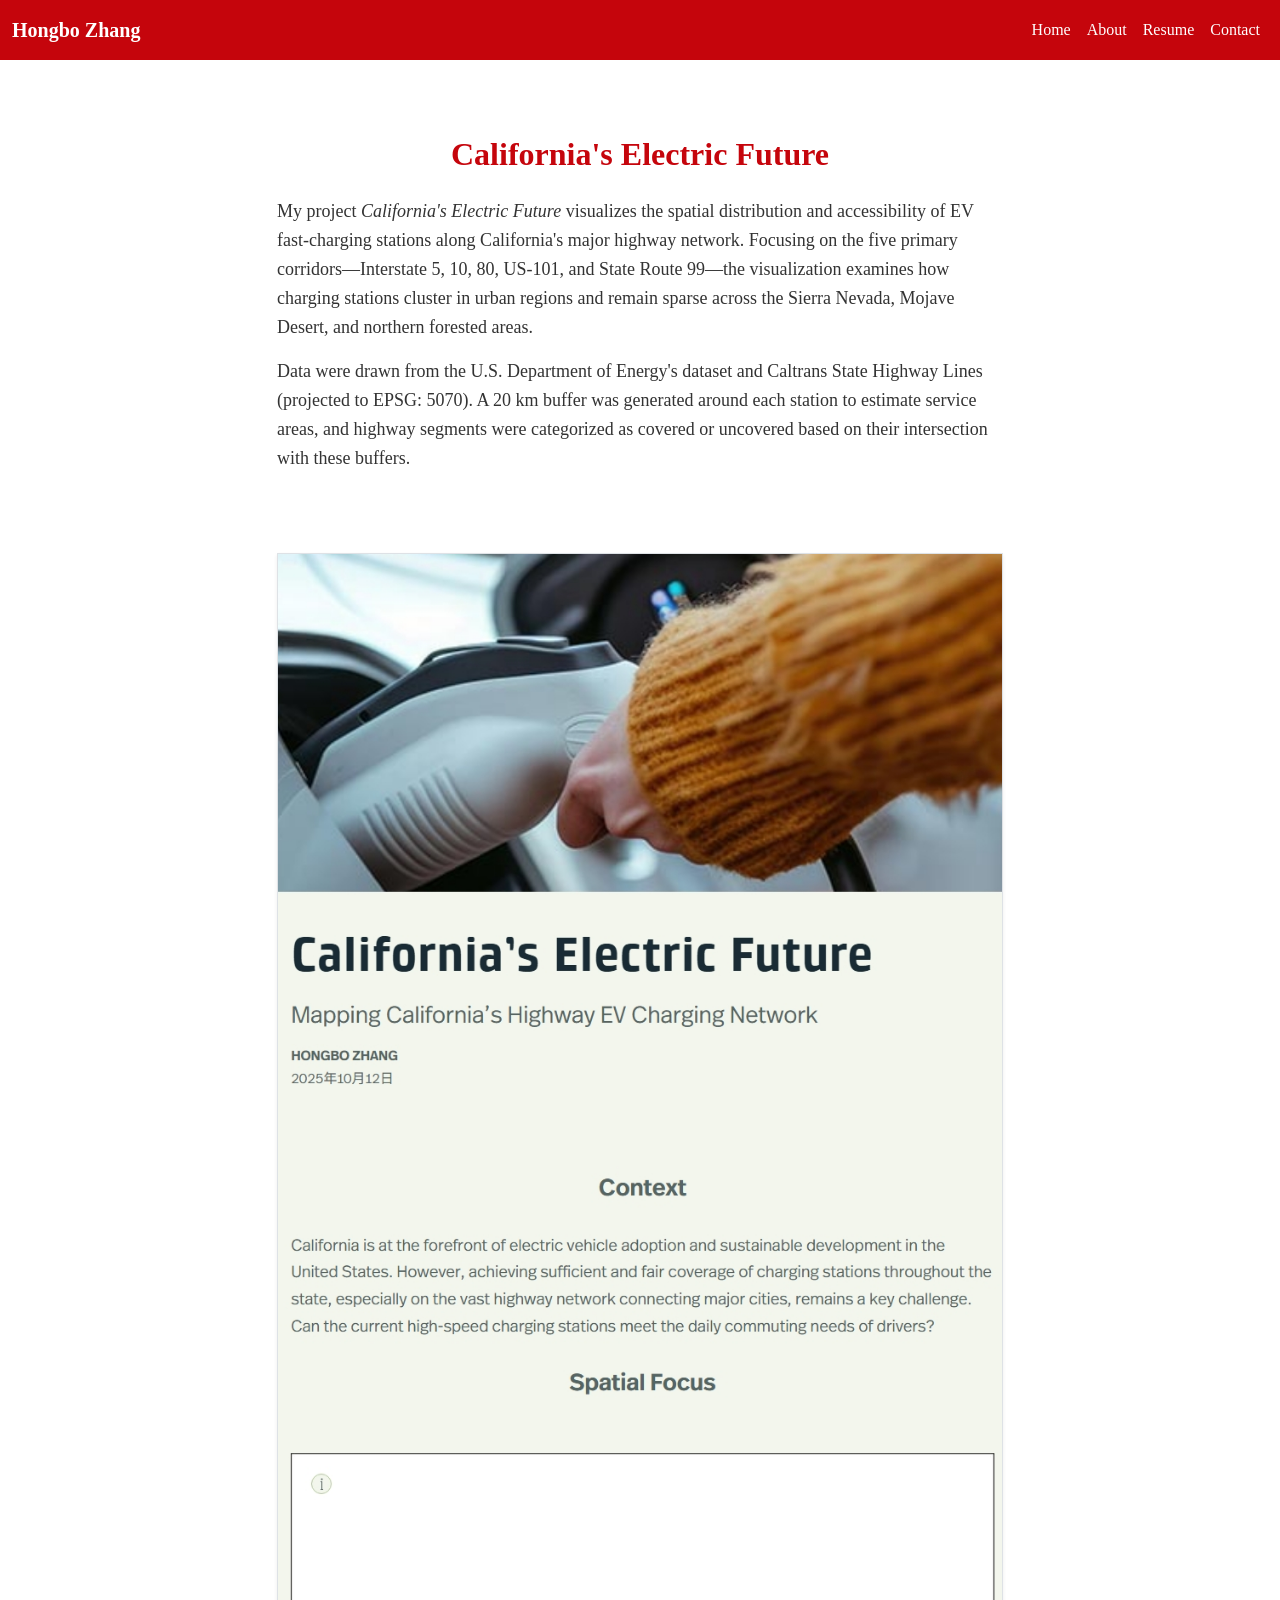
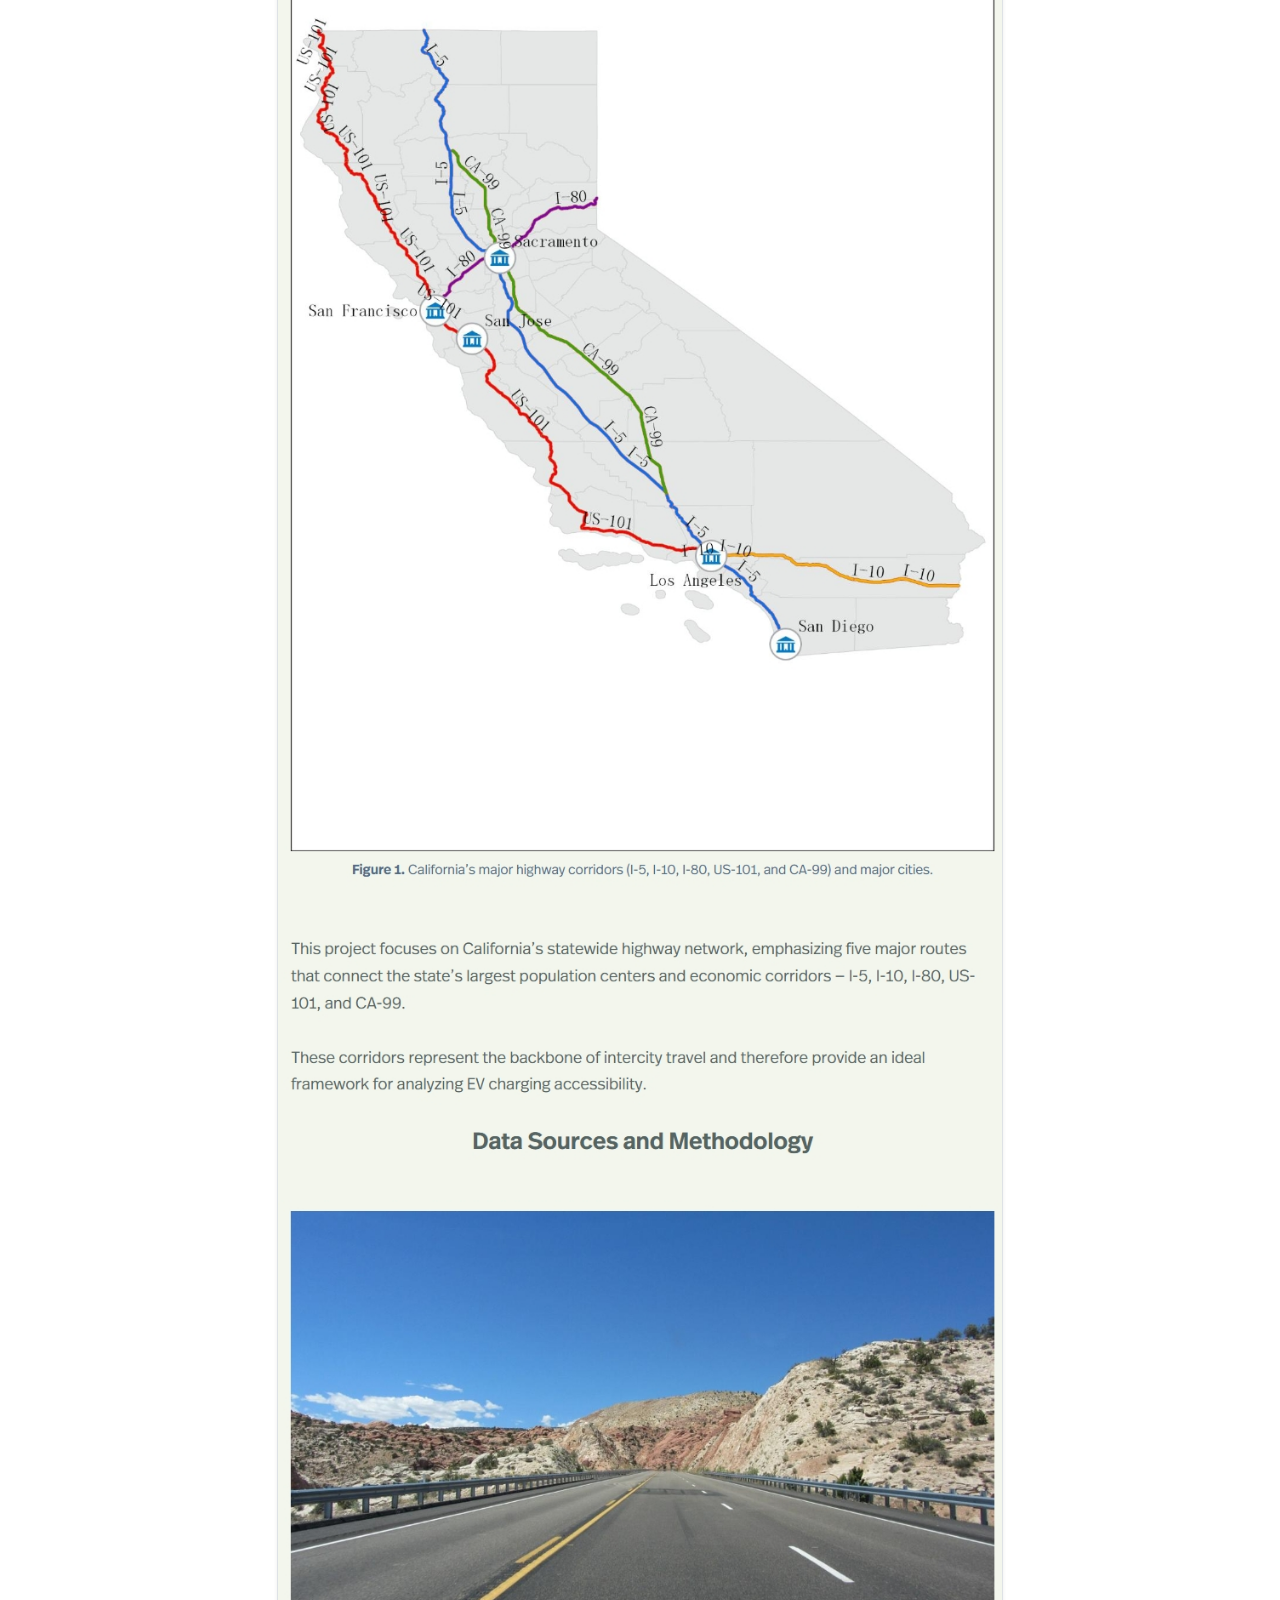
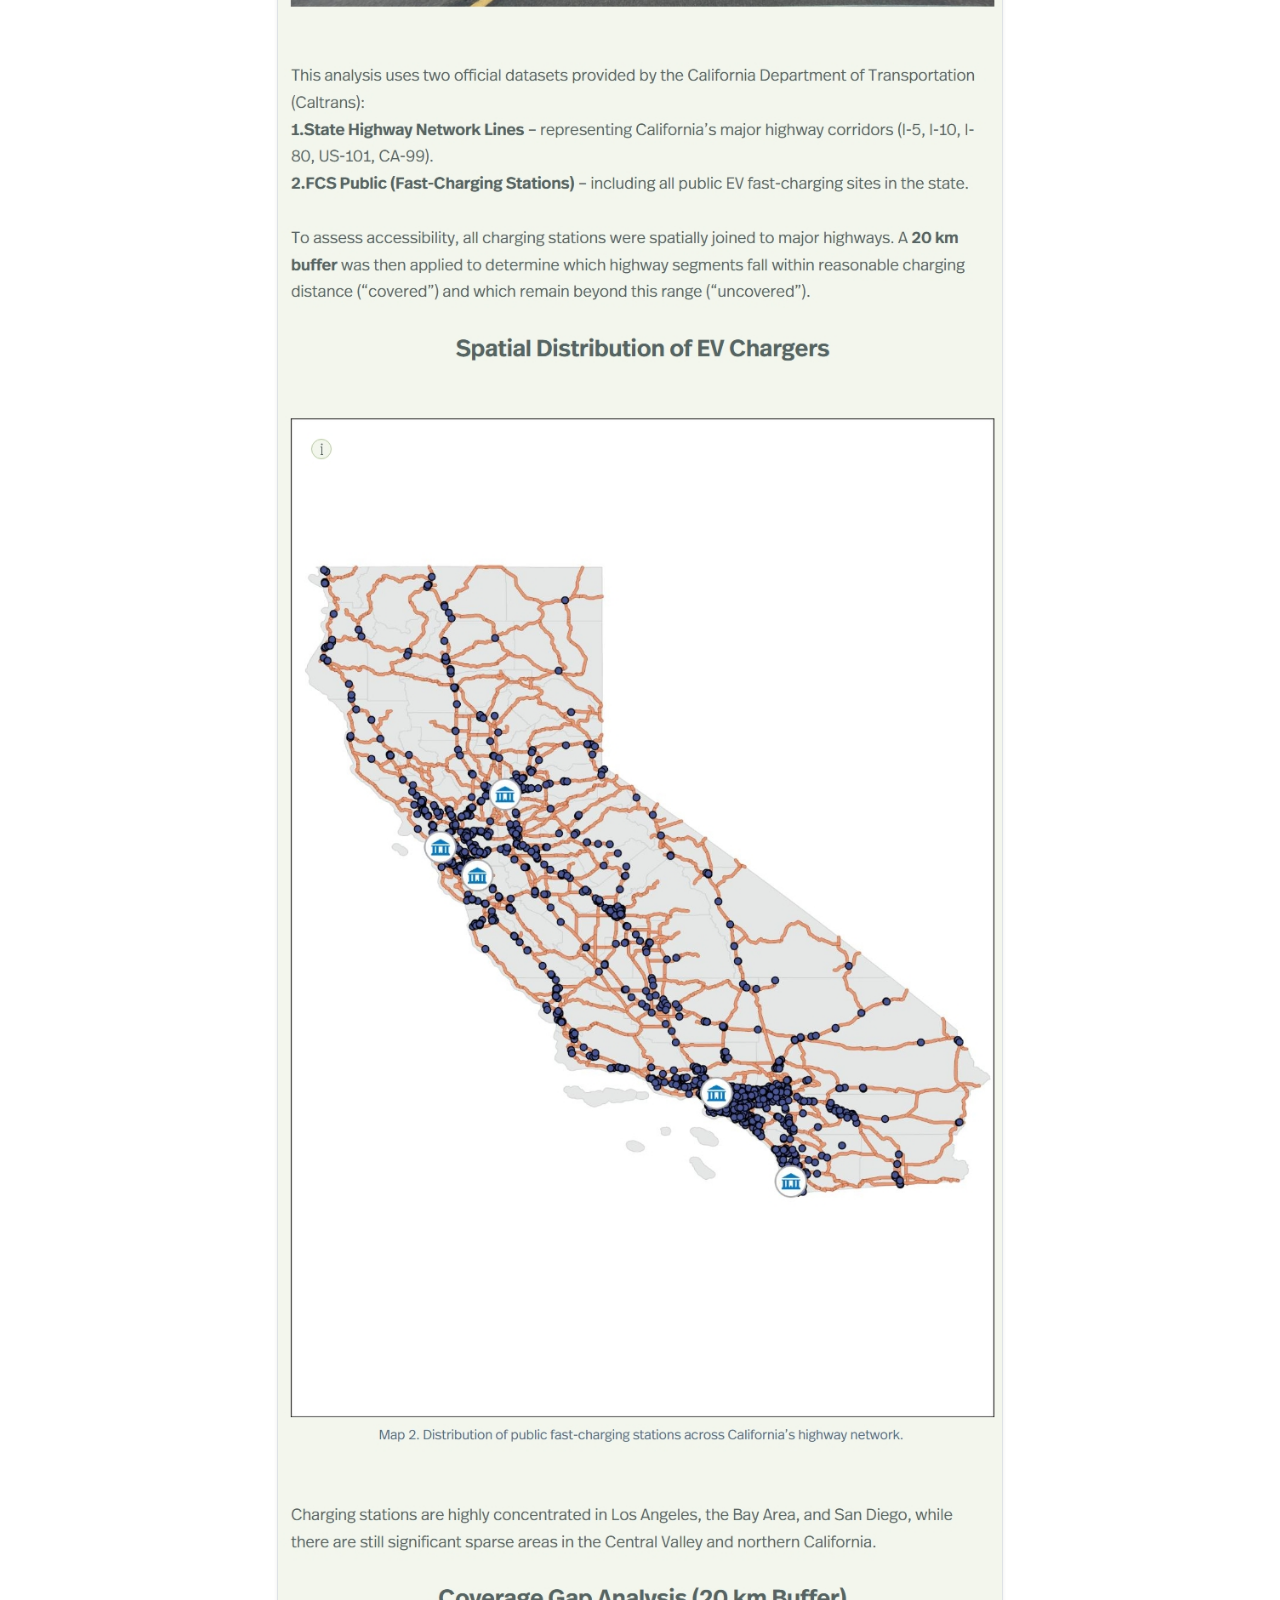
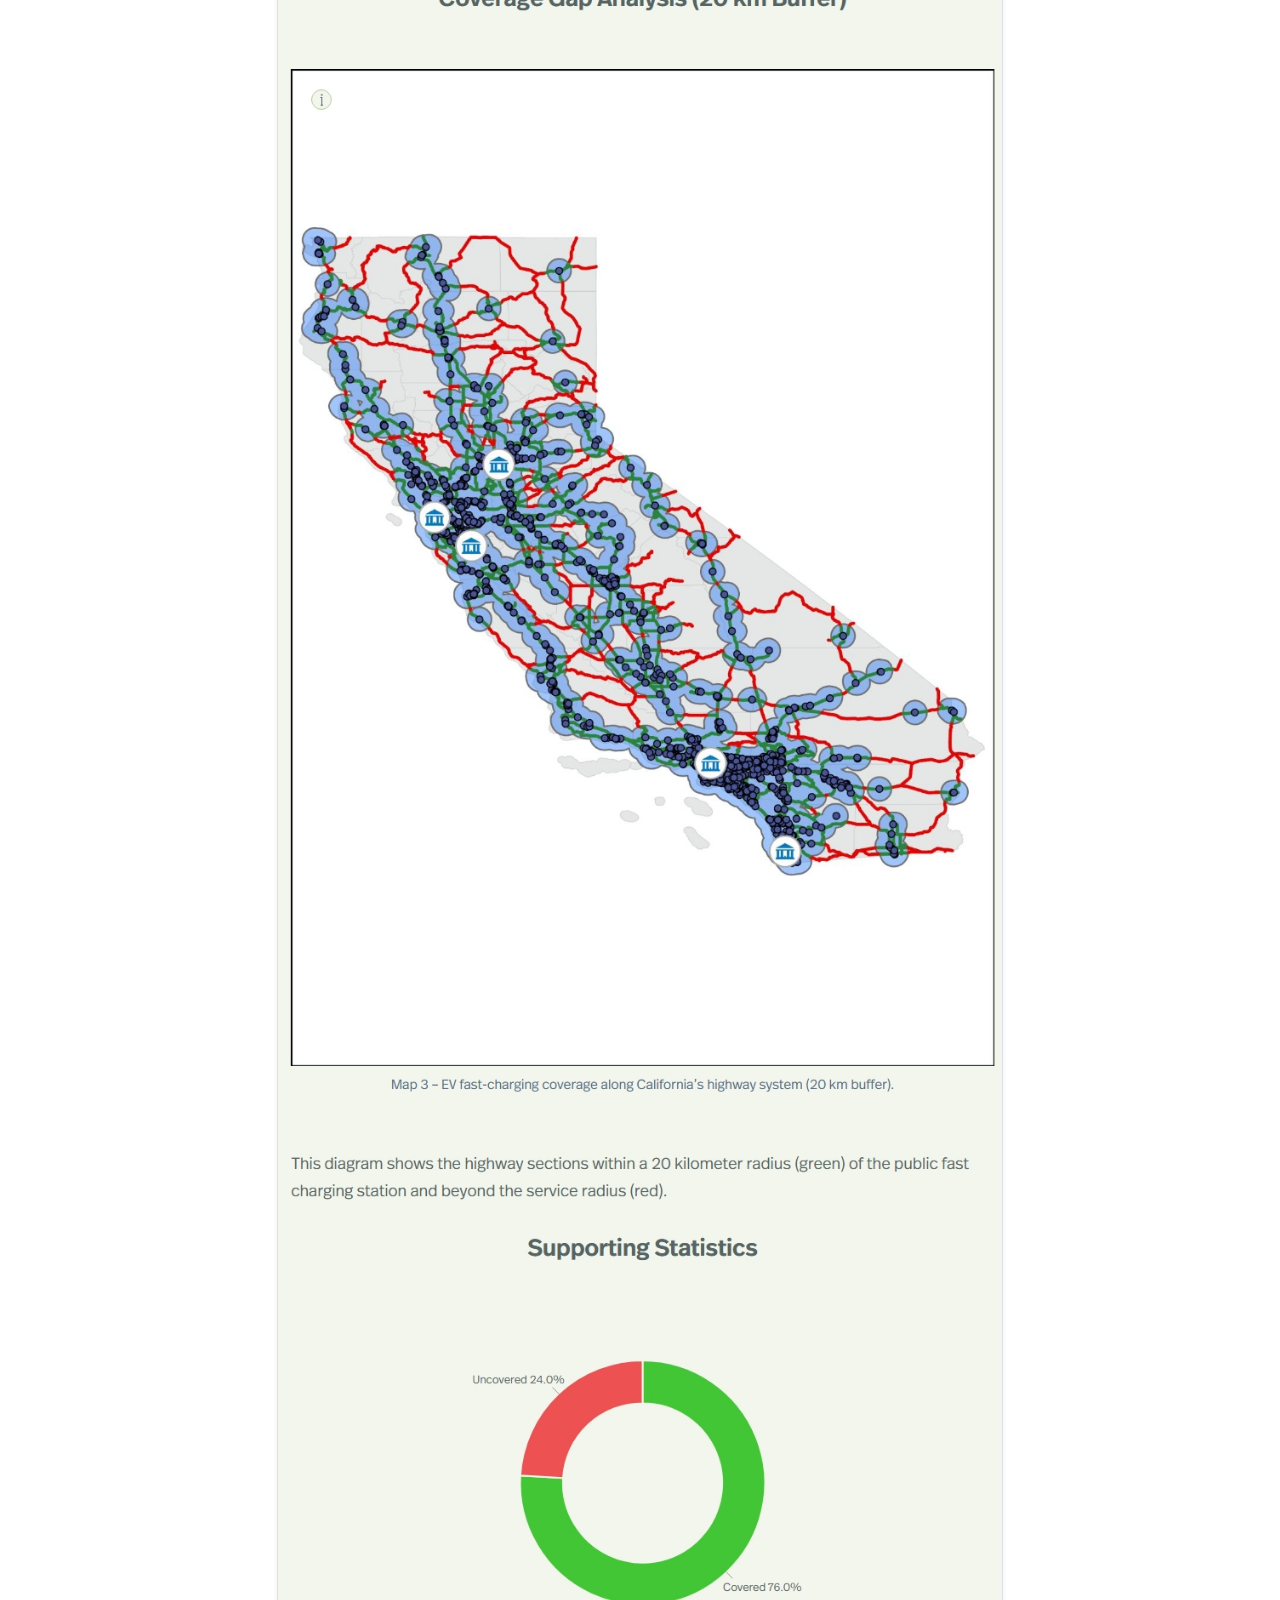
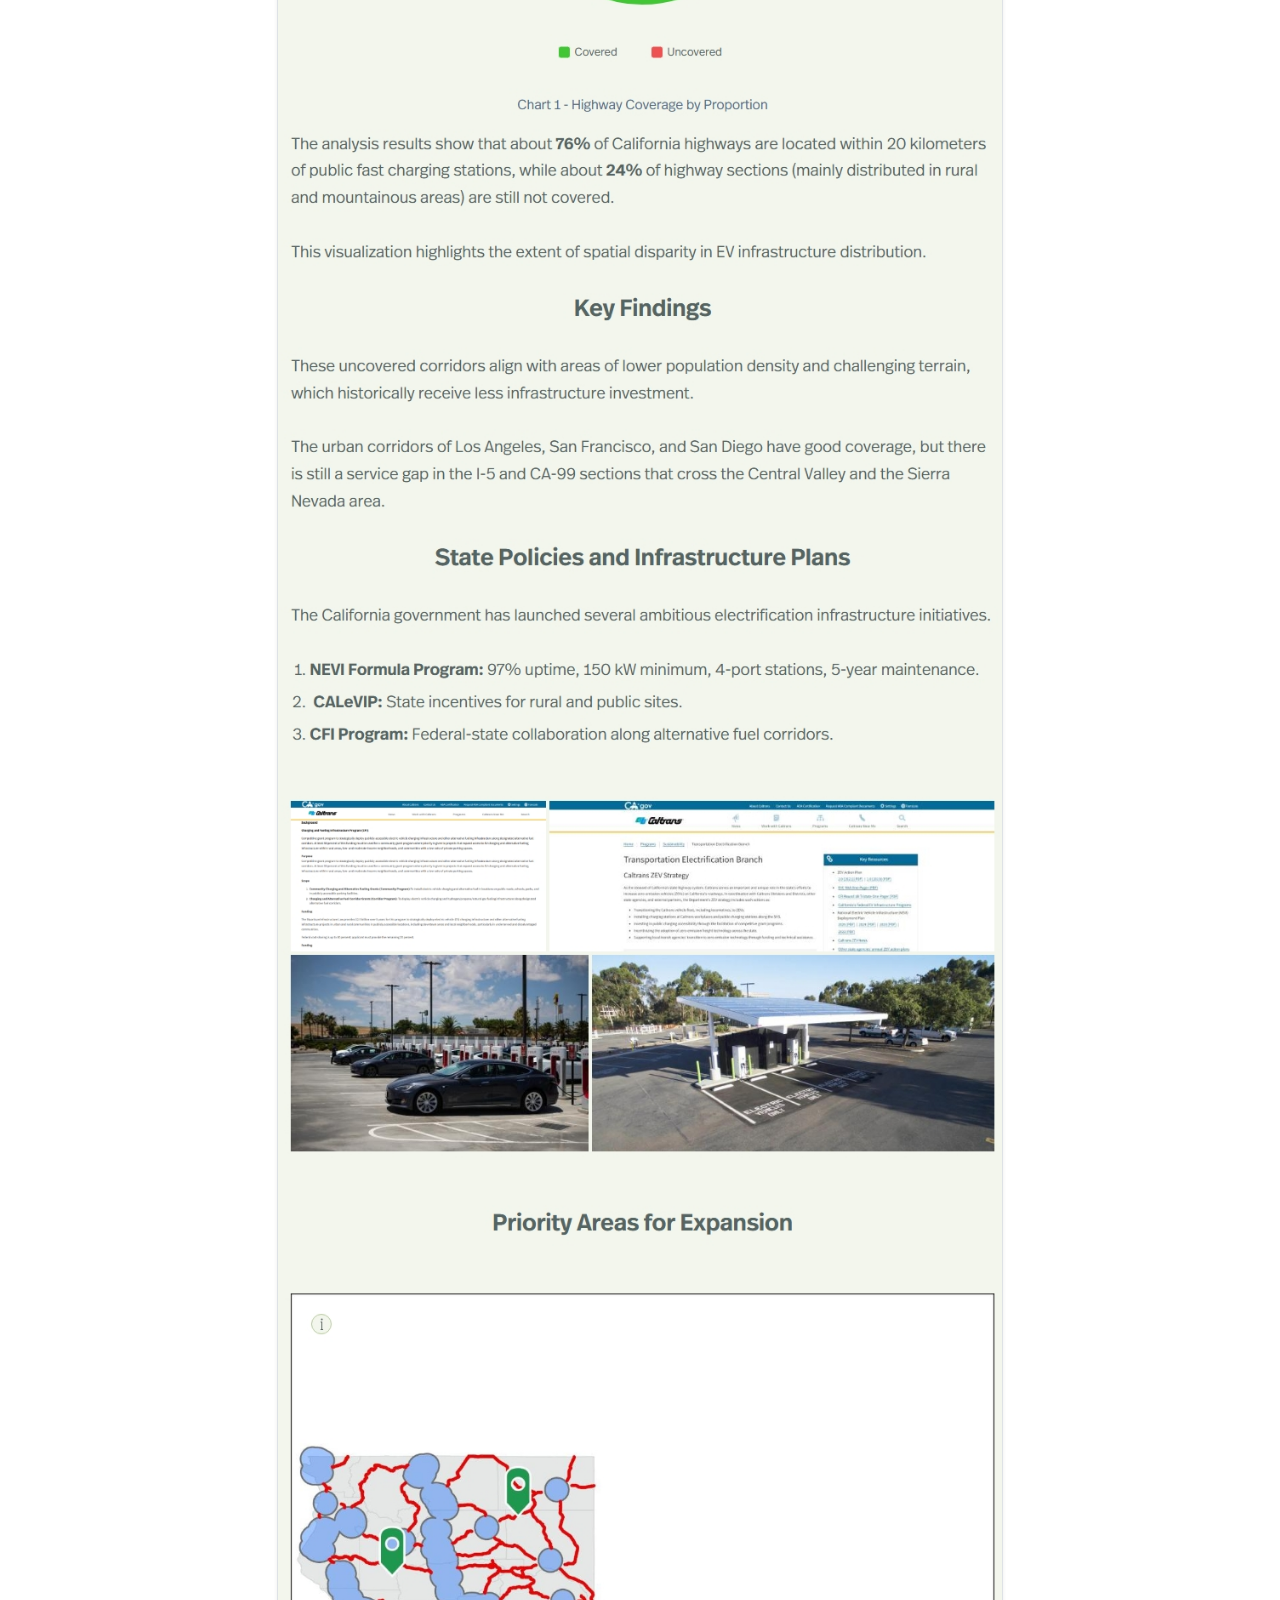
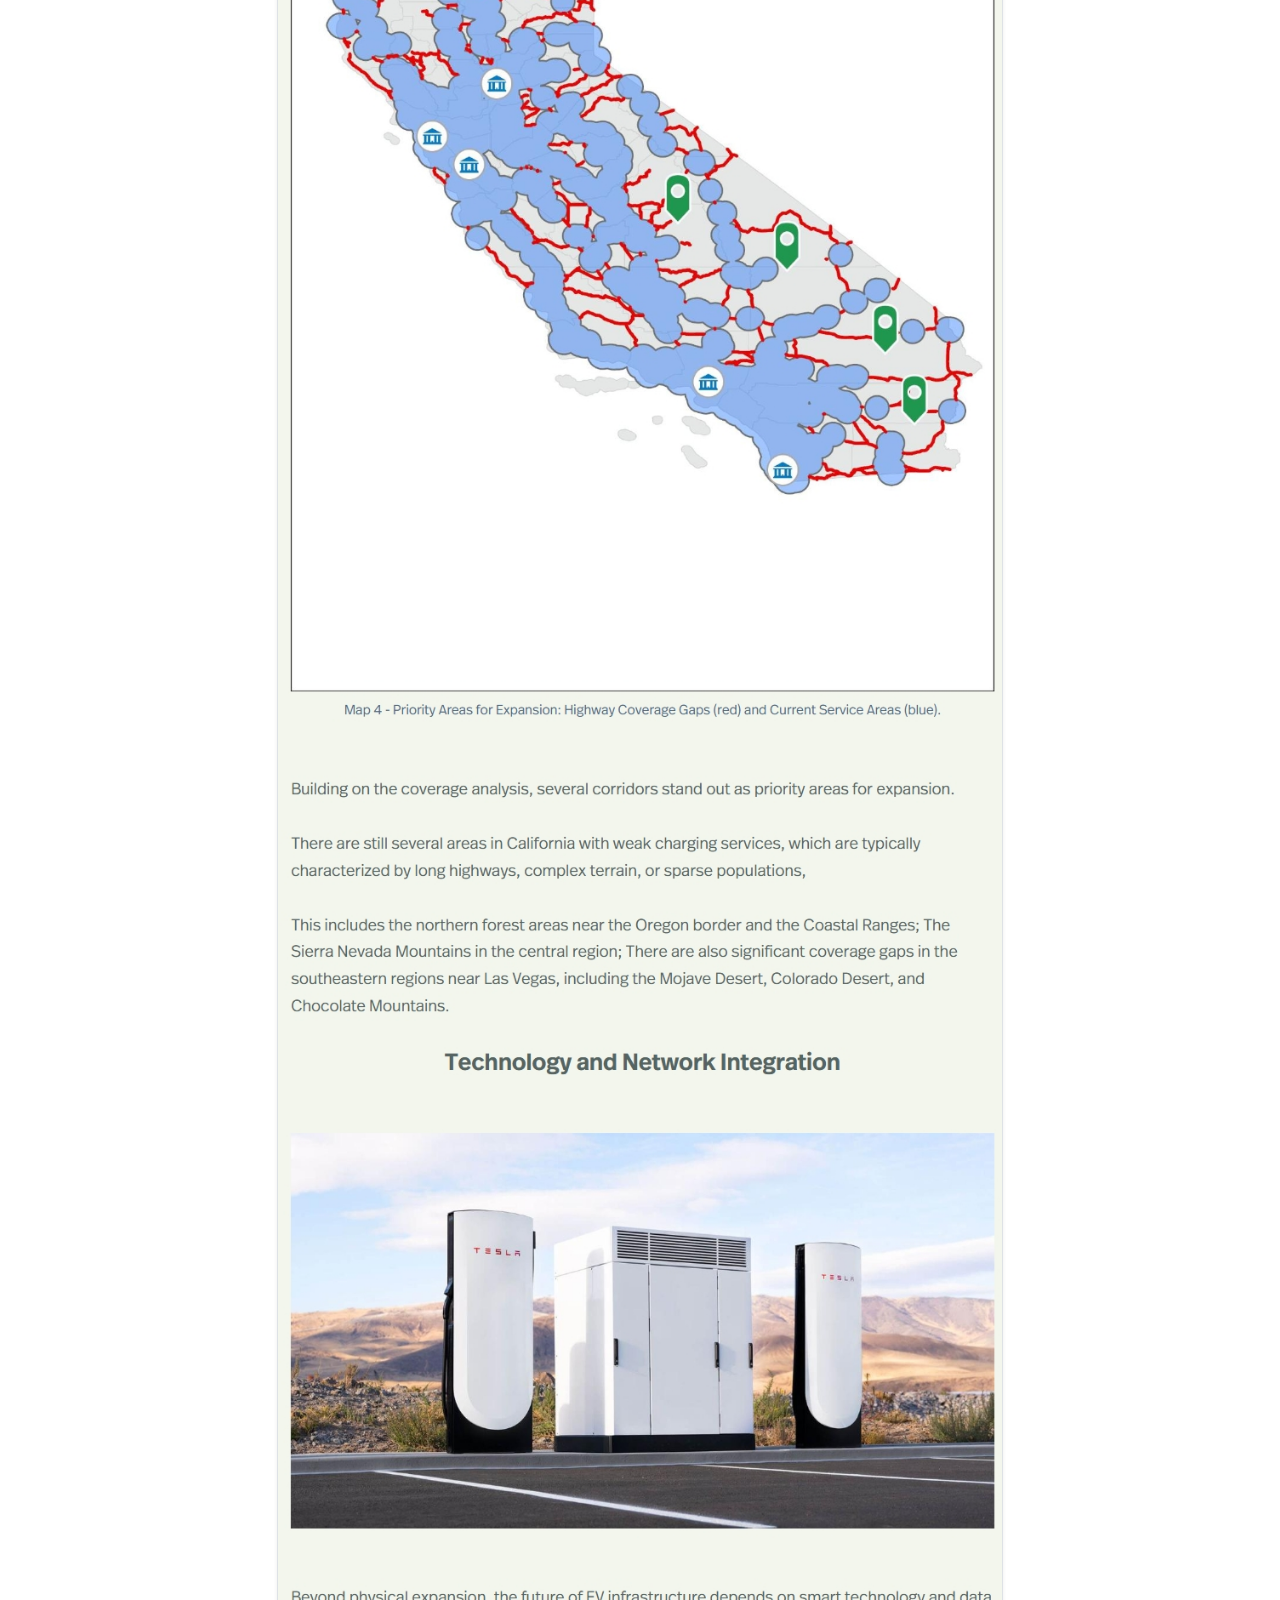
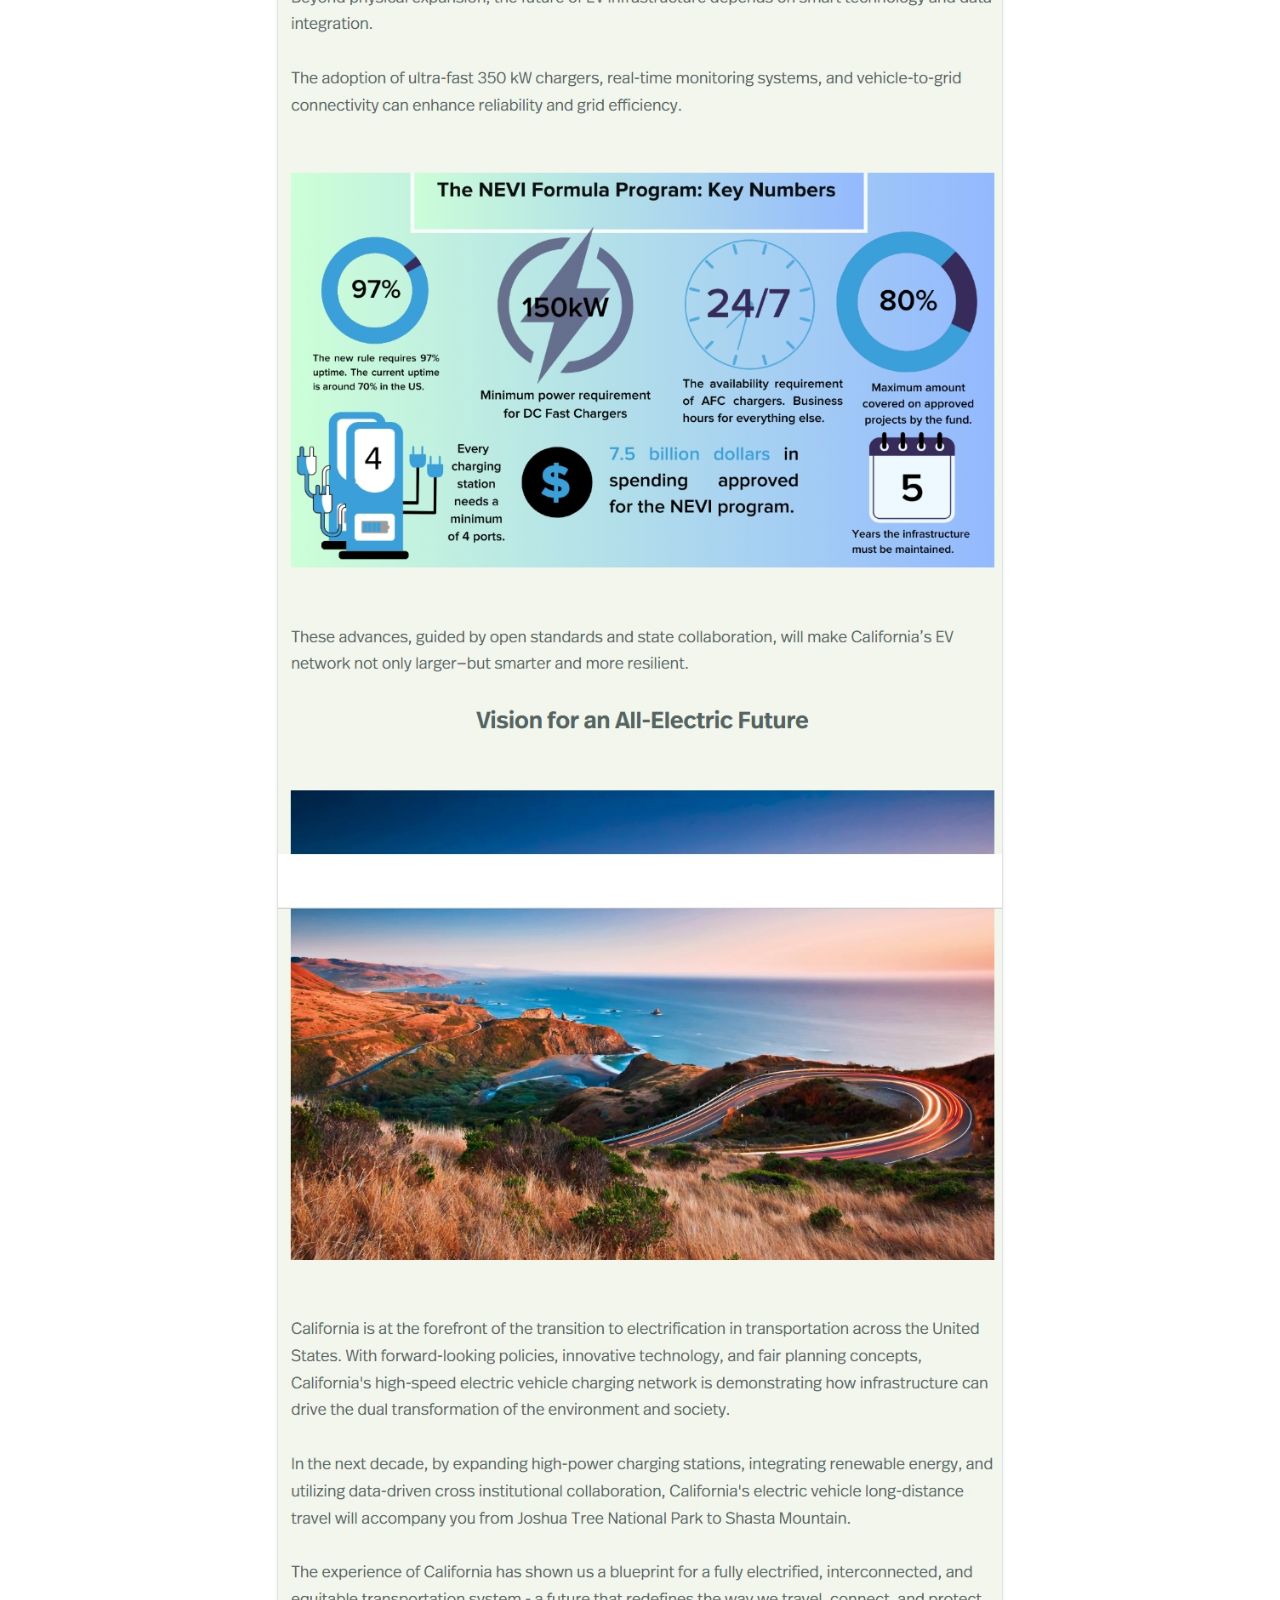
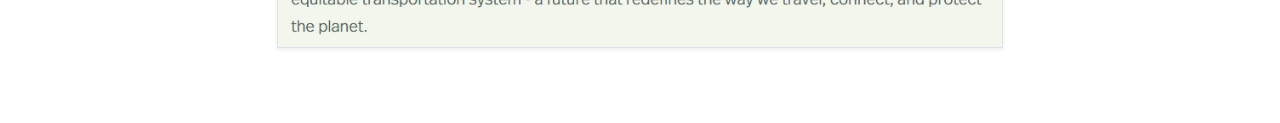
<file: lab1.html>
<!DOCTYPE html>
<html lang="en">

<head>
    <meta charset="utf-8">
    <meta name="viewport" content="width=device-width, initial-scale=1">
    <meta name="keywords" content="EV Charging, California, StoryMap"/>
    <title>California's Electric Future | Hongbo Zhang</title>

    <link rel="stylesheet" href="css/bootstrap.min.css">
    <link rel="stylesheet" href="css/style.css">
</head>

<body>
    <nav class="navbar navbar-expand-lg navbar-default">
        <div class="container-fluid">
            <a class="navbar-brand" href="index.html">Hongbo Zhang</a>
            <button class="navbar-toggler" type="button" data-bs-toggle="collapse" data-bs-target="#navbarNav" aria-controls="navbarNav" aria-expanded="false" aria-label="Toggle navigation">
                <svg width="1em" height="1em" viewBox="0 0 16 16" class="bi bi-list" xmlns="http://www.w3.org/2000/svg">
                    <path fill-rule="evenodd" d="M2.5 11.5A.5.5 0 0 1 3 11h10a.5.5 0 0 1 0 1H3a.5.5 0 0 1-.5-.5zm0-4A.5.5 0 0 1 3 7h10a.5.5 0 0 1 0 1H3a.5.5 0 0 1-.5-.5zm0-4A.5.5 0 0 1 3 3h10a.5.5 0 0 1 0 1H3a.5.5 0 0 1-.5-.5z" /></svg>
                <span class="menu"> Menu</span>
            </button>
            <div class="collapse navbar-collapse" id="navbarNav">
                <ul class="navbar-nav ms-auto">
                    <li class="nav-item"><a class="nav-link" href="index.html">Home</a></li>
                    <li class="nav-item"><a class="nav-link" href="about.html">About</a></li>
                    <li class="nav-item"><a class="nav-link" href="resume.html">Resume</a></li>
                    <li class="nav-item"><a class="nav-link" href="contact.html">Contact</a></li>
                </ul>
            </div>
        </div>
    </nav>

    <div class="container" style="margin-top: 50px; margin-bottom: 50px;">
        <div class="row justify-content-center">
            
            <div class="col-md-8" style="padding: 0 25px;">
                
                <h2 class="text-center mb-4" style="color: #c5050c; font-weight: bold;">California's Electric Future</h2>
                
                <div class="portfolio-description" style="line-height: 1.8; font-size: 1.1rem; color: #333; margin-bottom: 80px;">
                    <p>
                        My project <em>California's Electric Future</em> visualizes the spatial distribution and accessibility of EV fast-charging stations along California's major highway network. Focusing on the five primary corridors—Interstate 5, 10, 80, US-101, and State Route 99—the visualization examines how charging stations cluster in urban regions and remain sparse across the Sierra Nevada, Mojave Desert, and northern forested areas.
                    </p>
                    <p>
                        Data were drawn from the U.S. Department of Energy's dataset and Caltrans State Highway Lines (projected to EPSG: 5070). A 20 km buffer was generated around each station to estimate service areas, and highway segments were categorized as covered or uncovered based on their intersection with these buffers.
                    </p>
                </div> <div class="portfolio-image shadow-sm border">
                    <img src="assets/Lab1C.jpeg" alt="Full Story Map Visualization" class="img-fluid" style="width: 100%;">
                </div>

            </div>
        </div>
    </div>

    <script type="text/javascript" src="lib/jquery-3.5.1.min.js"></script>
    <script type="text/javascript" src="lib/bootstrap.min.js"></script>
</body>
</html>
</file>
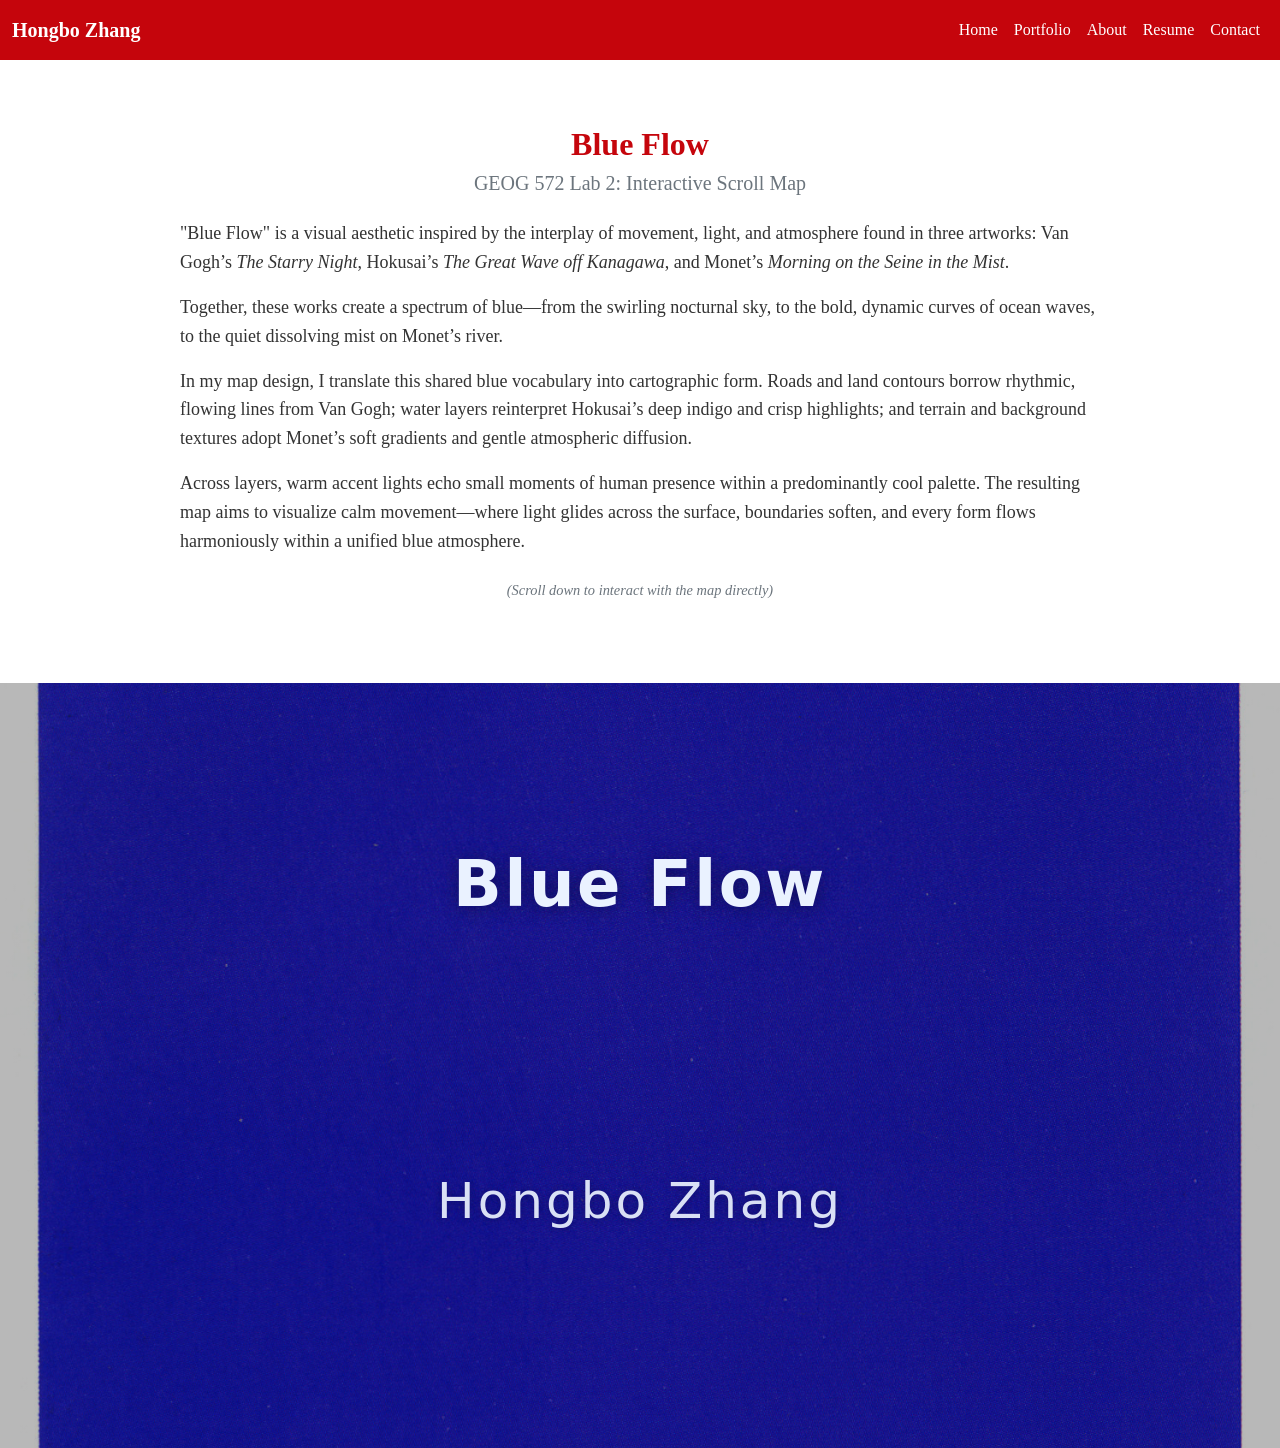
<file: Lab2.html>
<!DOCTYPE html>
<html lang="en">

<head>
    <meta charset="utf-8">
    <meta name="viewport" content="width=device-width, initial-scale=1">
    <meta name="keywords" content="Blue Flow, Cartography, Mapbox, Interactive Map"/>
    <title>Blue Flow | Hongbo Zhang</title>

    <link rel="stylesheet" href="css/bootstrap.min.css">
    <link rel="stylesheet" href="css/style.css">
</head>

<body style="background-color: #fff;">

    <nav class="navbar navbar-expand-lg navbar-default">
        <div class="container-fluid">
            <a class="navbar-brand" href="index.html">Hongbo Zhang</a>
            <button class="navbar-toggler" type="button" data-bs-toggle="collapse" data-bs-target="#navbarNav" aria-controls="navbarNav" aria-expanded="false" aria-label="Toggle navigation">
                <svg width="1em" height="1em" viewBox="0 0 16 16" class="bi bi-list" xmlns="http://www.w3.org/2000/svg">
                    <path fill-rule="evenodd" d="M2.5 11.5A.5.5 0 0 1 3 11h10a.5.5 0 0 1 0 1H3a.5.5 0 0 1-.5-.5zm0-4A.5.5 0 0 1 3 7h10a.5.5 0 0 1 0 1H3a.5.5 0 0 1-.5-.5zm0-4A.5.5 0 0 1 3 3h10a.5.5 0 0 1 0 1H3a.5.5 0 0 1-.5-.5z" /></svg>
                <span class="menu"> Menu</span>
            </button>
            <div class="collapse navbar-collapse" id="navbarNav">
                <ul class="navbar-nav ms-auto">
                    <li class="nav-item"><a class="nav-link" href="index.html">Home</a></li>
                    <li class="nav-item"><a class="nav-link active" href="index.html">Portfolio</a></li>
                    <li class="nav-item"><a class="nav-link" href="about.html">About</a></li>
                    <li class="nav-item"><a class="nav-link" href="resume.html">Resume</a></li>
                    <li class="nav-item"><a class="nav-link" href="contact.html">Contact</a></li>
                </ul>
            </div>
        </div>
    </nav>

    <div class="container" style="margin-top: 40px; margin-bottom: 40px;">
        <div class="row justify-content-center">
            <div class="col-md-10" style="padding: 0 25px;">
                <h2 class="text-center mb-2" style="color: #c5050c; font-weight: bold;">Blue Flow</h2>
                <h5 class="text-center text-muted mb-4">GEOG 572 Lab 2: Interactive Scroll Map</h5>
                
                <div class="portfolio-description text-left" style="line-height: 1.8; color: #333; font-size: 1.1rem;">
                    <p>
                        "Blue Flow" is a visual aesthetic inspired by the interplay of movement, light, and atmosphere found in three artworks: Van Gogh’s <em>The Starry Night</em>, Hokusai’s <em>The Great Wave off Kanagawa</em>, and Monet’s <em>Morning on the Seine in the Mist</em>.
                    </p>
                    <p>
                        Together, these works create a spectrum of blue—from the swirling nocturnal sky, to the bold, dynamic curves of ocean waves, to the quiet dissolving mist on Monet’s river.
                    </p>
                    <p>
                        In my map design, I translate this shared blue vocabulary into cartographic form. Roads and land contours borrow rhythmic, flowing lines from Van Gogh; water layers reinterpret Hokusai’s deep indigo and crisp highlights; and terrain and background textures adopt Monet’s soft gradients and gentle atmospheric diffusion.
                    </p>
                    <p>
                        Across layers, warm accent lights echo small moments of human presence within a predominantly cool palette. The resulting map aims to visualize calm movement—where light glides across the surface, boundaries soften, and every form flows harmoniously within a unified blue atmosphere.
                    </p>
                    
                    <p class="text-center text-muted mt-4" style="font-style: italic; font-size: 0.9rem;">
                        (Scroll down to interact with the map directly)
                    </p>
                </div>
            </div>
        </div>
    </div>

    <div class="container-fluid p-0"> 
        <div class="row m-0">
            <div class="col-12 p-0">
                <iframe src="lab2-project/lib/index.html" 
                        title="Blue Flow Interactive Map" 
                        style="width: 100%; height: 85vh; border: 0; display: block;">
                </iframe>
            </div>
        </div>
    </div>

    <script type="text/javascript" src="lib/jquery-3.5.1.min.js"></script>
    <script type="text/javascript" src="lib/bootstrap.min.js"></script>
</body>
</html>
</file>
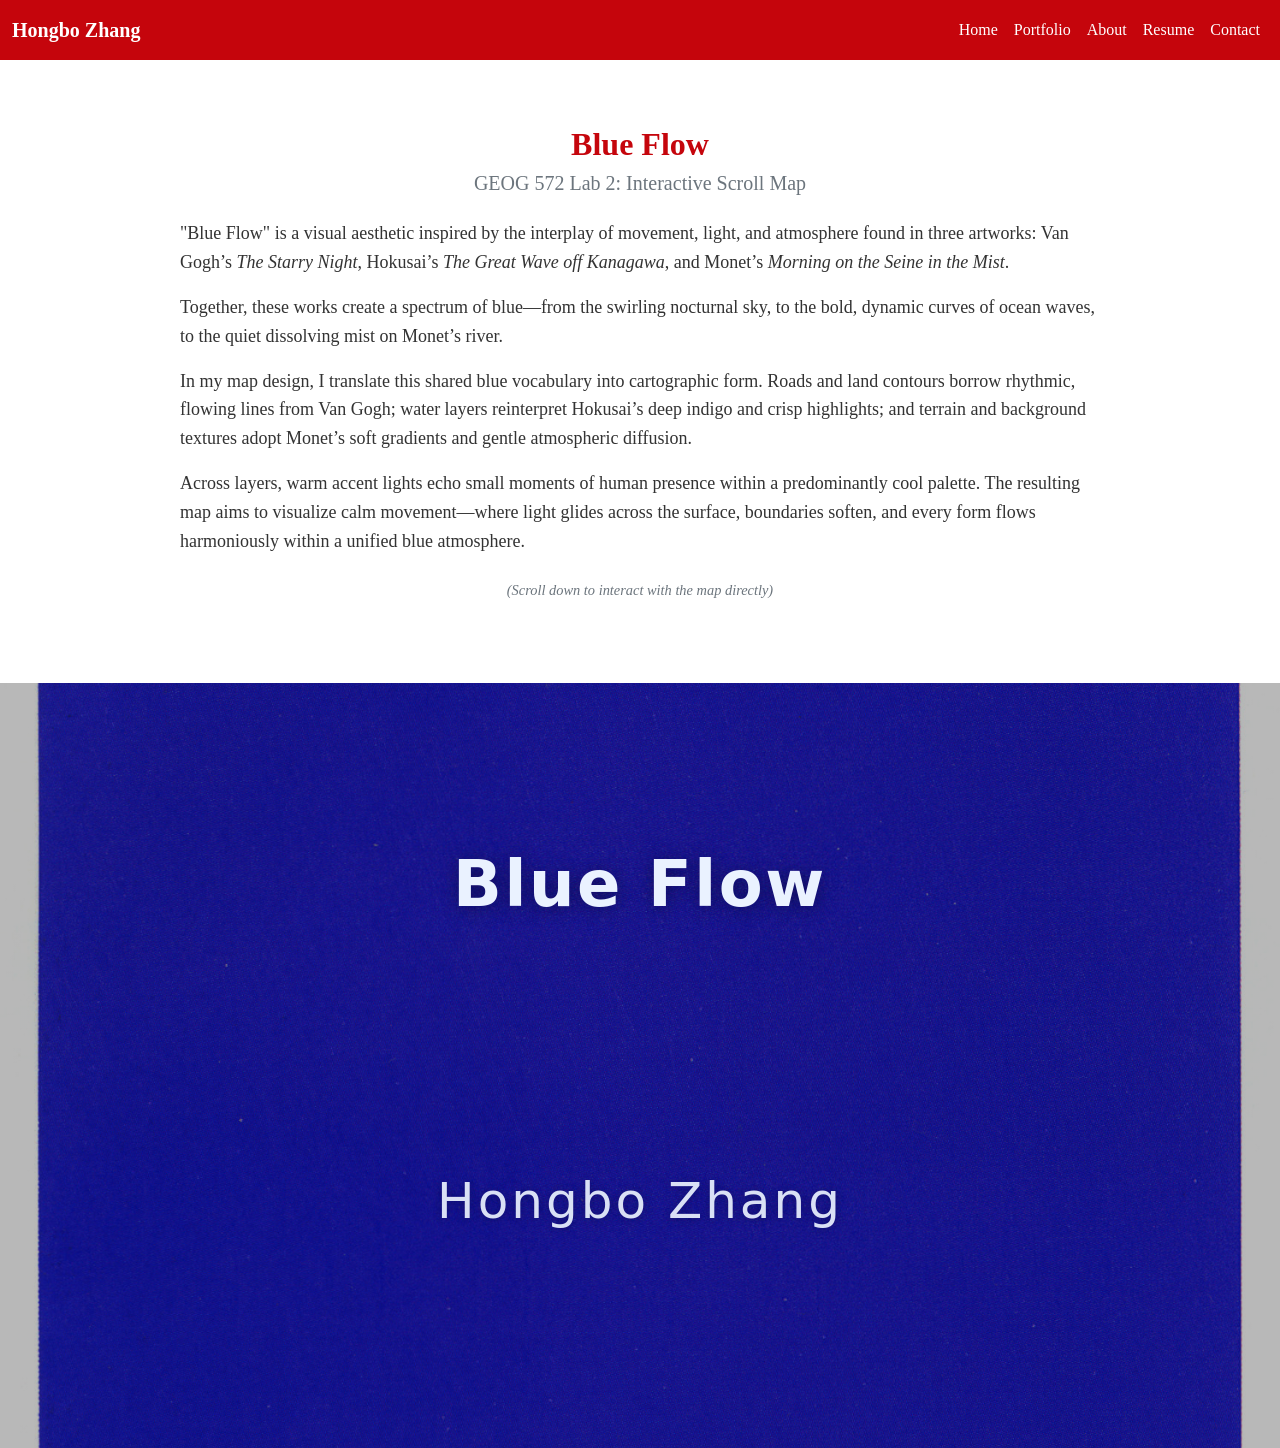
<file: lab2.html>
<!DOCTYPE html>
<html lang="en">

<head>
    <meta charset="utf-8">
    <meta name="viewport" content="width=device-width, initial-scale=1">
    <meta name="keywords" content="Blue Flow, Cartography, Mapbox, Interactive Map"/>
    <title>Blue Flow | Hongbo Zhang</title>

    <link rel="stylesheet" href="css/bootstrap.min.css">
    <link rel="stylesheet" href="css/style.css">
</head>

<body style="background-color: #fff;">

    <nav class="navbar navbar-expand-lg navbar-default">
        <div class="container-fluid">
            <a class="navbar-brand" href="index.html">Hongbo Zhang</a>
            <button class="navbar-toggler" type="button" data-bs-toggle="collapse" data-bs-target="#navbarNav" aria-controls="navbarNav" aria-expanded="false" aria-label="Toggle navigation">
                <svg width="1em" height="1em" viewBox="0 0 16 16" class="bi bi-list" xmlns="http://www.w3.org/2000/svg">
                    <path fill-rule="evenodd" d="M2.5 11.5A.5.5 0 0 1 3 11h10a.5.5 0 0 1 0 1H3a.5.5 0 0 1-.5-.5zm0-4A.5.5 0 0 1 3 7h10a.5.5 0 0 1 0 1H3a.5.5 0 0 1-.5-.5zm0-4A.5.5 0 0 1 3 3h10a.5.5 0 0 1 0 1H3a.5.5 0 0 1-.5-.5z" /></svg>
                <span class="menu"> Menu</span>
            </button>
            <div class="collapse navbar-collapse" id="navbarNav">
                <ul class="navbar-nav ms-auto">
                    <li class="nav-item"><a class="nav-link" href="index.html">Home</a></li>
                    <li class="nav-item"><a class="nav-link active" href="index.html">Portfolio</a></li>
                    <li class="nav-item"><a class="nav-link" href="about.html">About</a></li>
                    <li class="nav-item"><a class="nav-link" href="resume.html">Resume</a></li>
                    <li class="nav-item"><a class="nav-link" href="contact.html">Contact</a></li>
                </ul>
            </div>
        </div>
    </nav>

    <div class="container" style="margin-top: 40px; margin-bottom: 40px;">
        <div class="row justify-content-center">
            <div class="col-md-10" style="padding: 0 25px;">
                <h2 class="text-center mb-2" style="color: #c5050c; font-weight: bold;">Blue Flow</h2>
                <h5 class="text-center text-muted mb-4">GEOG 572 Lab 2: Interactive Scroll Map</h5>
                
                <div class="portfolio-description text-left" style="line-height: 1.8; color: #333; font-size: 1.1rem;">
                    <p>
                        "Blue Flow" is a visual aesthetic inspired by the interplay of movement, light, and atmosphere found in three artworks: Van Gogh’s <em>The Starry Night</em>, Hokusai’s <em>The Great Wave off Kanagawa</em>, and Monet’s <em>Morning on the Seine in the Mist</em>.
                    </p>
                    <p>
                        Together, these works create a spectrum of blue—from the swirling nocturnal sky, to the bold, dynamic curves of ocean waves, to the quiet dissolving mist on Monet’s river.
                    </p>
                    <p>
                        In my map design, I translate this shared blue vocabulary into cartographic form. Roads and land contours borrow rhythmic, flowing lines from Van Gogh; water layers reinterpret Hokusai’s deep indigo and crisp highlights; and terrain and background textures adopt Monet’s soft gradients and gentle atmospheric diffusion.
                    </p>
                    <p>
                        Across layers, warm accent lights echo small moments of human presence within a predominantly cool palette. The resulting map aims to visualize calm movement—where light glides across the surface, boundaries soften, and every form flows harmoniously within a unified blue atmosphere.
                    </p>
                    
                    <p class="text-center text-muted mt-4" style="font-style: italic; font-size: 0.9rem;">
                        (Scroll down to interact with the map directly)
                    </p>
                </div>
            </div>
        </div>
    </div>

    <div class="container-fluid p-0"> 
        <div class="row m-0">
            <div class="col-12 p-0">
                <iframe src="lab2-project/lib/index.html" 
                        title="Blue Flow Interactive Map" 
                        style="width: 100%; height: 85vh; border: 0; display: block;">
                </iframe>
            </div>
        </div>
    </div>

    <script type="text/javascript" src="lib/jquery-3.5.1.min.js"></script>
    <script type="text/javascript" src="lib/bootstrap.min.js"></script>
</body>
</html>
</file>
<file: lab2-project/css/style.css>
:root{

--ikb: #002fa7; 

--text-on-blue: #eaf2ff;

--body-bg: #EAF3FF; 
--card-max: 1100px; 

}

.hero .author{
  margin-top: 12px;                 
  font-size: clamp(50px, 1.6vw, 18px);
  color: rgba(234,242,255,0.92);    
  font-weight: 500;
  letter-spacing: .06em;
  text-shadow: 0 1px 8px rgba(0,0,0,.25); 
}

*{ box-sizing: border-box; }

html,body{ height:100%; }

body{

margin:0;

font-family: "Nunito Sans", system-ui, -apple-system, Segoe UI, Roboto, Arial, sans-serif;

color:#0e1a26;

background: var(--body-bg);

}


.hero{

position: relative;

min-height: 100svh; 

display: grid;

place-items: center;

text-align: center;

padding: 3rem 1.5rem;



background:

linear-gradient(0deg, rgba(0,0,0,.28), rgba(0,0,0,.28)),

url("../assets/Blue.jpg") center/cover no-repeat var(--ikb);

}



.title{

color: var(--text-on-blue);

font-weight: 800;

letter-spacing: 0.04em;

font-size: clamp(2rem, 5vw, 6rem);

line-height: 1.05;

margin: 0;

text-shadow: 0 2px 18px rgba(0,0,0,.35);

}


.intro{

max-width: 880px;

margin: clamp(12px, 4vh, 24px) auto;

padding: clamp(10px, 2.2vh, 18px) clamp(14px, 2vw, 22px);

background: rgba(255,255,255,.88);

border-radius: 14px;

box-shadow: 0 10px 28px rgba(23,59,117,.10);

text-align: center;

}

.intro p{

margin: 0;

line-height: 1.9;

font-size: clamp(1rem, 1.9vw, 1.2rem);

color: #102235;

letter-spacing: .01em;

}



.inspo{

--card-h: clamp(220px, 28vw, 320px);

max-width: var(--card-max);

margin: 36px auto 16px;

display: grid;

gap: 28px;

padding: 0 16px 40px;

background: #F5F8FD;

border-radius: 16px;

box-shadow: 0 10px 32px rgba(0,0,0,.10);

}

.inspo-item{

display: grid;

grid-template-columns: 1fr 1.1fr; 

align-items: center;

gap: 24px;

}

.inspo-item.flip{ grid-template-columns: 1.1fr 1fr; }

.inspo-item.flip .inspo-media{ order: 2; }

.inspo-item.flip .inspo-text{ order: 1; }



.inspo-media{

margin: 0;

height: var(--card-h);

border-radius: 12px;

overflow: hidden;

box-shadow: 0 8px 24px rgba(0,0,0,.12);

}

.inspo-media img{

width: 100%;

height: 100%;

object-fit: cover; 

object-position: center;

display: block;

}



.inspo-text h3{

margin: 0 0 8px;

font-size: clamp(1.1rem, 2.1vw, 1.4rem);

color:#102235;

}

.inspo-text p{

margin: 0;

line-height: 1.65;

font-size: clamp(.96rem, 1.7vw, 1.06rem);

color: #23303f;

}


.src-note{
  margin-top: 8px;
  font-size: 0.92rem;
  color: #546175;
  line-height: 1.5;
}
.src-note .zh{ margin-left: .4em; opacity: .9; }


@media (max-width: 900px){

.inspo-item,

.inspo-item.flip{

grid-template-columns: 1fr;

}

.inspo-item.flip .inspo-media,

.inspo-item.flip .inspo-text{

order: initial;

}

}


.chapter-map { padding: clamp(28px, 6vw, 56px) 0; }

.chapter-map .scrolly{

max-width: 1280px;

margin: 0 auto;

padding: 0 16px;

display: flex;

gap: 28px;

}

.scroll__text{ flex: 1; max-width: 620px; }

.scroll__graphic{

position: sticky;

top: 20px;

height: 85vh;

flex: 1;

}



#map{

width: 100%;

height: 100%;

border-radius: 12px;

box-shadow: 0 10px 30px rgba(8,23,48,.18);

}


.step{

background: #fff;

color: #111;

padding: 16px;

margin-bottom: 24px;

border-radius: 10px;

box-shadow: 0 8px 20px rgba(0,0,0,.06);

border: 1px solid rgba(15,36,64,.06);

}

.step h3{ margin: 0 0 6px; font-size: 1.05rem; }

.step p { margin: 0; line-height: 1.6; color:#354558; }

.step.is-active{ outline: 3px solid #69AEFC; }


.sidecar-scope .scroll-container{
  max-width: min(1100px, 72vw);
  margin: 32px auto;
  position: relative;
}


.sidecar-scope .background-item{
  position: sticky;      
  top: 0;
  height: 100vh;
  overflow: hidden;
  z-index: 0;           
}

.sidecar-scope .background-item img{
  position: absolute;
  inset: 0;
  width: 100%;
  height: 100%;
  object-fit: cover;
  display: block;
  opacity: 0;          
  transition: opacity .3s;
}
.sidecar-scope .background-item img.active{
  opacity: 1;           
}


.sidecar-scope .foreground-item{
  position: relative;
  z-index: 1;             
}
.sidecar-scope .foreground-item .row{
  min-height: 100vh;
  display: flex;
  align-items: center;
  justify-content: center;
}

.sidecar-scope .center.background-transparent.rounded{
  background: rgba(255,255,255,.82);
  padding: 14px 18px;
  border-radius: 10px;
  max-width: 900px;
}
.sidecar-scope .no-margin{ margin: 0; }


.slides-head{
  max-width: 960px; margin: 28px auto 12px; padding: 18px 20px;
  text-align:center; background:rgba(255,255,255,.92);
  border-radius:14px; box-shadow:0 10px 28px rgba(23,59,117,.08);
}
.slides-head h2{ margin:0 0 8px; font-size:clamp(1.4rem,2.6vw,1.8rem); color:#0f2440;}
.slides-head p { margin:0; color:#23303f; }

.slideshow{
  max-width:1200px; margin:14px auto 40px; padding:0 16px;
  display:grid; grid-template-columns:minmax(320px,520px) 1fr; gap:20px; align-items:start;
}
.slides{ display:grid; gap:14px; max-height:70vh; overflow:auto; padding-right:4px; }
.slide{
  background:#fff; border:1px solid rgba(15,36,64,.06); border-radius:12px;
  padding:14px 16px; box-shadow:0 8px 18px rgba(0,0,0,.06); cursor:pointer;
}
.slide h3{ margin:0 0 6px; font-size:1.05rem; color:#0f2440;}
.slide p { margin:0; color:#354558; line-height:1.6;}
.slide.is-active{ outline:3px solid #69AEFC; }

.slides-map{ height:70vh; }
#slides-map-sg{
  width:100%; height:100%; border-radius:12px; overflow:hidden;
  box-shadow:0 10px 24px rgba(8,23,48,.12);
}

.slides-ctrl{
  grid-column:1 / -1; display:flex; align-items:center; justify-content:center;
  gap:10px; margin-top:8px;
}
.slides-ctrl .nav{
  width:40px; height:40px; border-radius:999px; border:none;
  background:#69AEFC; color:#0c1830; font-size:20px; font-weight:700; cursor:pointer;
  box-shadow:0 6px 14px rgba(105,174,252,.35);
}
.slides-ctrl .nav:hover{ filter:brightness(1.05); }
.slides-ctrl .dots{ display:flex; gap:6px; }
.slides-ctrl .dots span{ width:8px; height:8px; border-radius:999px; background:#bcd7ff; }
.slides-ctrl .dots span.is-on{ background:#69AEFC; }

@media (max-width:900px){
  .slideshow{ grid-template-columns:1fr; }
  .slides-map{ height:56vh; }
}

.center-wide{
  max-width: clamp(640px, 70vw, 960px);
  margin: 24px auto;     
  padding: 0 8px;
}


.slideshow-container{
  position: relative;
  width: 100%;
  aspect-ratio: 16 / 10;  
  max-height: 520px;     
  background: #f3f3f3;
}


@supports not (aspect-ratio: 1) {
  .slideshow-container{
    height: min(52vw, 520px);
  }
}

.slideshow-container .slide{ position:absolute; inset:0; display:none; }
.slideshow-container .slide.active{ display:block; }
.slideshow-container .slide img{ width:100%; height:100%; object-fit:cover; display:block; }

.slideshow-container .caption{
  position:absolute; left:0; right:0; bottom:10px;
  margin:0; padding:10px 14px; color:#fff; background:rgba(0,0,0,.45);
}
.slideshow-container .prev,.slideshow-container .next{
  position:absolute; top:50%; transform:translateY(-50%);
  font-size:26px; font-weight:700; padding:8px 12px; user-select:none; cursor:pointer;
}
.slideshow-container .prev{ left:8px; } .slideshow-container .next{ right:8px; }

.slideshow-dots{ display:flex; gap:8px; justify-content:center; padding:10px 0; }
.slideshow-dots .dot{ width:10px; height:10px; border-radius:50%; background:#bbb; display:inline-block; }
.slideshow-dots .dot.active{ background:#333; }

@media (max-width: 768px){
  .center-wide{ max-width: 92vw; }
  .slideshow-container{ aspect-ratio: 4 / 3; max-height: 420px; }
  .slideshow-container .caption{ padding:8px 10px; font-size:14px; }
  .slideshow-container .prev,.slideshow-container .next{ font-size:22px; }
}


.four-head{
  max-width: 900px;        
  margin: 28px auto 16px; 
  padding: 14px 18px;
  text-align: center;     
  background: rgba(255,255,255,.92);
  border-radius: 12px;
  box-shadow: 0 10px 24px rgba(8,23,48,.10);
}

.four-head h2{
  margin: 0 0 8px;
}

.four-head p{
  margin: 0 auto;          
  max-width: 70ch;         
  line-height: 1.7;
}


.credits{
  max-width: 640px;        
  margin: 16px auto 28px;  
  text-align: center;      
  line-height: 1.6;
}

.credits p{
  margin: 6px 0;
}

.credits p:first-child{
  font-weight: 700;       
}


.note-split{
  max-width: 1100px;
  margin: 22px auto;
  padding: 16px 18px;
  display: grid;
  grid-template-columns: 1.2fr .8fr; 
  gap: 22px;
  background: rgba(255,255,255,.92);
  border: 1px solid rgba(15,36,64,.10);
  border-radius: 12px;
  box-shadow: 0 8px 22px rgba(0,0,0,.06);
  align-items: center;
}

.note-text p{ margin: 6px 0 0; line-height: 1.7; color:#23303f; }

.note-media{
  margin: 0;
  justify-self: end;             
  text-align: center;
}


.note-media img{
  width: auto;
  height: min(360px, 48vh);      
  max-width: 180px;              
  object-fit: contain;
  display: block;
  margin: 0 auto;
}

.note-media figcaption{
  font-size: 12px;
  color: #566376;
  margin-top: 6px;
}

.cartouche-look{
  background: #f6f1e7;
  padding: 8px 10px;
  border: 2px solid #1f3f84;
  position: relative;
  border-radius: 6px;
}
.cartouche-look::before{
  content:"";
  position:absolute; inset:6px;
  border: 1px solid #1f3f84;
  pointer-events:none;
  border-radius: 4px;
}

@media (max-width: 900px){
  .note-split{ grid-template-columns: 1fr; }
  .note-media img{ max-width: 140px; height: 42vh; }
}
</file>
<file: css/style.css>
.navbar {
    background-color: #c5050c;
    border-color: #b0040a;
    border-radius: 0;
}

.navbar-default .navbar-brand {
    color: white;
    font-size: 20px;
    font-weight: bold;
}

.navbar-default .navbar-brand:hover,
.navbar-default .navbar-brand:focus,
.navbar-default .navbar-nav > li > a:hover,
.navbar-default .navbar-nav > li > a:focus {
    color: #ebd122;
    text-decoration: none;
}

.navbar-default .navbar-nav > li > a {
    color: #fff;
    font-size: 16px;
    padding: 10px;
}

.navbar-toggler {
    color: #fff;
    border-color: #fff;
    background-color: #c5050c;
    border-radius: 4px;
    border: 1px solid;
    fill: #fff;
    font-size: 16px;
    position: relative;
    margin-right: 10px;
}

.navbar-toggler:hover,
.navbar-toggler:focus {
    background-color: #ebd122;
    color: #242424;
    fill: #242424;
    border-color: #fff;
}

.jumbotron {
    background-image: url('../assets/School.jpg');
    background-size: cover;
    background-position: center 55%;
    background-repeat: no-repeat;
    
    height: 500px;

    display: flex;
    flex-direction: column;
    justify-content: center;
    align-items: center;
    
    text-align: center;
    color: white;
    border-radius: 0px;
    padding: 0; 
    text-shadow: 2px 2px 8px rgba(0, 0, 0, 0.9);
}

.jumbotron h2 {
    font-size: 36px;
    font-weight: bold;
    text-shadow: 2px 2px 4px rgba(0, 0, 0, 0.7);
}

.jumbotron p {
    text-shadow: 2px 2px 4px rgba(0, 0, 0, 0.7);
}

.card {
    background-color: #fff;
    border-color: #cccccc;
    border-width: 1px;
    width: 100%;
}

.card:hover {
    border-color: #ebd122;
    box-shadow: 0 4px 8px rgba(0,0,0,0.1);
}

.card-img-top {
    width: 100%;
    height: 250px;
    object-fit: cover;
}

.resume h3 {
    font-weight: bold;
}

hr {
    border-color: #eee;
    border-width: 2px;
}

p {
    font-size: 18px;
    line-height: 1.6;
}

a {
    color: #c5050c;
    text-decoration: none;
}

a:hover {
    color: #b0040a;
    text-decoration: underline;
}

.container{
    padding: 25px 0;
}

body {
    font-family: 'Georgia', serif;
    background-color: #ffffff;
    color: #242424;
}

@media screen and (max-width: 768px) {
    
    .jumbotron h2 {
        font-size: 28px;
        line-height: 1.4;
    }

    .jumbotron p {
        font-size: 16px;
        padding: 0 15px;
    }
    
    .jumbotron {
        height: 300px; 
        padding: 0;
    }
}
</file>
